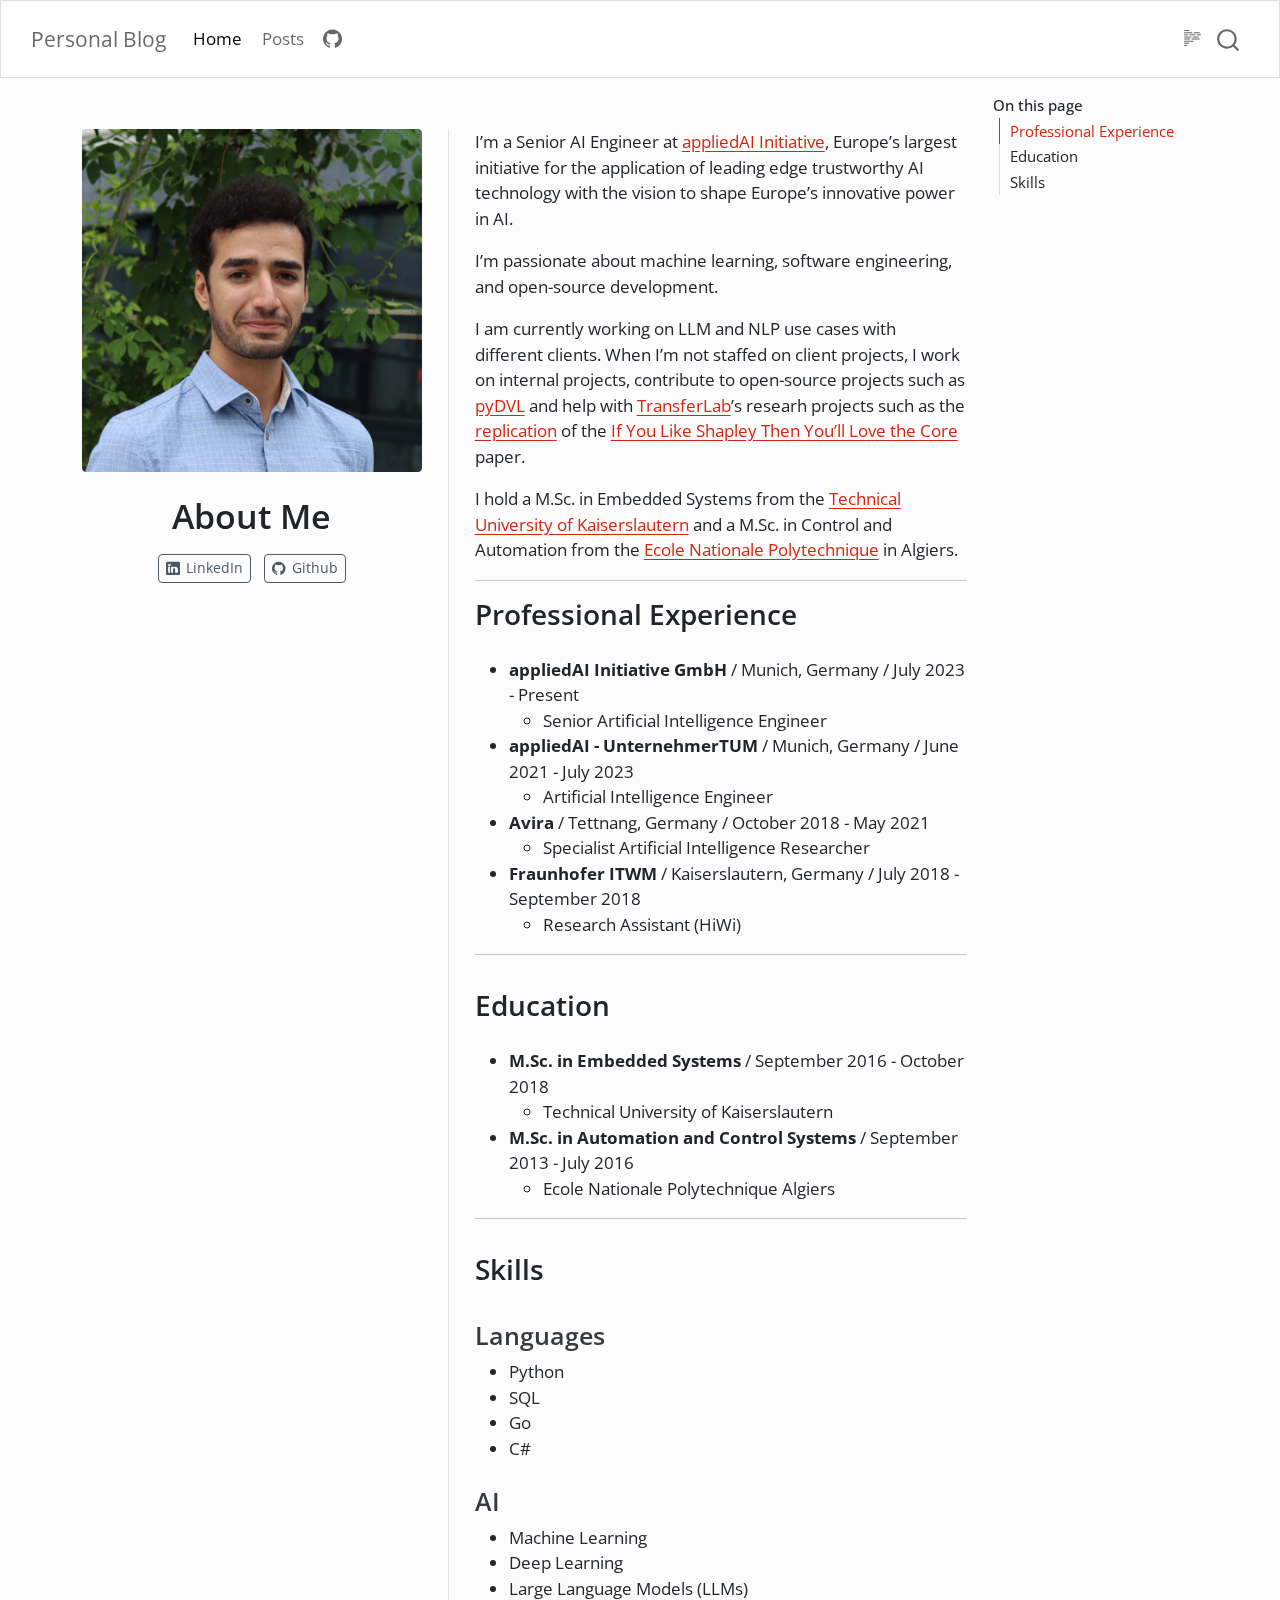
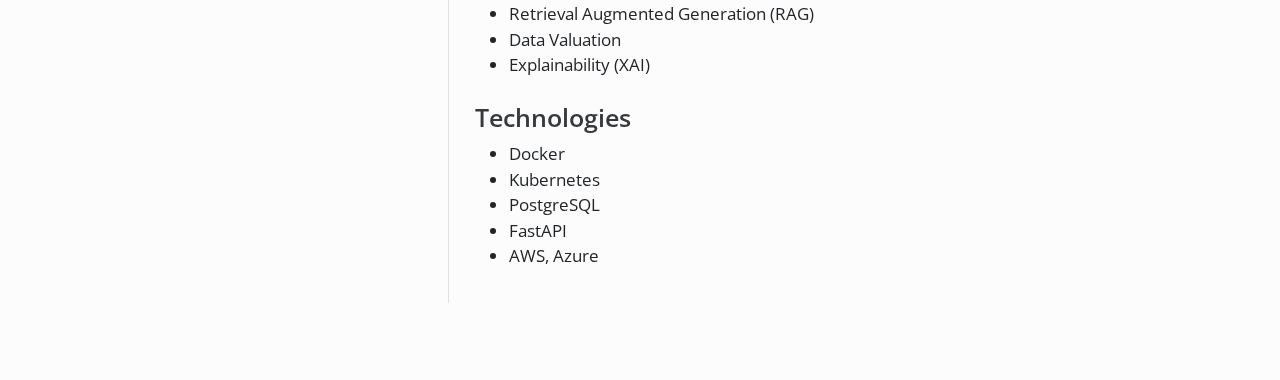
<file: index.html>
<!DOCTYPE html>
<html xmlns="http://www.w3.org/1999/xhtml" lang="en" xml:lang="en"><head>

<meta charset="utf-8">
<meta name="generator" content="quarto-1.5.56">

<meta name="viewport" content="width=device-width, initial-scale=1.0, user-scalable=yes">


<title>About Me – Personal Blog</title>
<style>
code{white-space: pre-wrap;}
span.smallcaps{font-variant: small-caps;}
div.columns{display: flex; gap: min(4vw, 1.5em);}
div.column{flex: auto; overflow-x: auto;}
div.hanging-indent{margin-left: 1.5em; text-indent: -1.5em;}
ul.task-list{list-style: none;}
ul.task-list li input[type="checkbox"] {
  width: 0.8em;
  margin: 0 0.8em 0.2em -1em; /* quarto-specific, see https://github.com/quarto-dev/quarto-cli/issues/4556 */ 
  vertical-align: middle;
}
</style>


<script src="site_libs/quarto-nav/quarto-nav.js"></script>
<script src="site_libs/quarto-nav/headroom.min.js"></script>
<script src="site_libs/clipboard/clipboard.min.js"></script>
<script src="site_libs/quarto-search/autocomplete.umd.js"></script>
<script src="site_libs/quarto-search/fuse.min.js"></script>
<script src="site_libs/quarto-search/quarto-search.js"></script>
<meta name="quarto:offset" content="./">
<script src="site_libs/quarto-html/quarto.js"></script>
<script src="site_libs/quarto-html/popper.min.js"></script>
<script src="site_libs/quarto-html/tippy.umd.min.js"></script>
<link href="site_libs/quarto-html/tippy.css" rel="stylesheet">
<link href="site_libs/quarto-html/quarto-syntax-highlighting.css" rel="stylesheet" id="quarto-text-highlighting-styles">
<script src="site_libs/bootstrap/bootstrap.min.js"></script>
<link href="site_libs/bootstrap/bootstrap-icons.css" rel="stylesheet">
<link href="site_libs/bootstrap/bootstrap.min.css" rel="stylesheet" id="quarto-bootstrap" data-mode="light">
<script id="quarto-search-options" type="application/json">{
  "location": "navbar",
  "copy-button": false,
  "collapse-after": 3,
  "panel-placement": "end",
  "type": "overlay",
  "limit": 50,
  "keyboard-shortcut": [
    "f",
    "/",
    "s"
  ],
  "show-item-context": false,
  "language": {
    "search-no-results-text": "No results",
    "search-matching-documents-text": "matching documents",
    "search-copy-link-title": "Copy link to search",
    "search-hide-matches-text": "Hide additional matches",
    "search-more-match-text": "more match in this document",
    "search-more-matches-text": "more matches in this document",
    "search-clear-button-title": "Clear",
    "search-text-placeholder": "",
    "search-detached-cancel-button-title": "Cancel",
    "search-submit-button-title": "Submit",
    "search-label": "Search"
  }
}</script>


</head>

<body class="nav-fixed">

<div id="quarto-search-results"></div>
  <header id="quarto-header" class="headroom fixed-top">
    <nav class="navbar navbar-expand-lg " data-bs-theme="dark">
      <div class="navbar-container container-fluid">
      <div class="navbar-brand-container mx-auto">
    <a class="navbar-brand" href="./index.html">
    <span class="navbar-title">Personal Blog</span>
    </a>
  </div>
            <div id="quarto-search" class="" title="Search"></div>
          <button class="navbar-toggler" type="button" data-bs-toggle="collapse" data-bs-target="#navbarCollapse" aria-controls="navbarCollapse" role="menu" aria-expanded="false" aria-label="Toggle navigation" onclick="if (window.quartoToggleHeadroom) { window.quartoToggleHeadroom(); }">
  <span class="navbar-toggler-icon"></span>
</button>
          <div class="collapse navbar-collapse" id="navbarCollapse">
            <ul class="navbar-nav navbar-nav-scroll me-auto">
  <li class="nav-item">
    <a class="nav-link active" href="./index.html" aria-current="page"> 
<span class="menu-text">Home</span></a>
  </li>  
  <li class="nav-item">
    <a class="nav-link" href="./posts/index.html"> 
<span class="menu-text">Posts</span></a>
  </li>  
  <li class="nav-item compact">
    <a class="nav-link" href="https://github.com/AnesBenmerzoug"> <i class="bi bi-github" role="img">
</i> 
<span class="menu-text"></span></a>
  </li>  
</ul>
          </div> <!-- /navcollapse -->
            <div class="quarto-navbar-tools">
  <a href="" class="quarto-reader-toggle quarto-navigation-tool px-1" onclick="window.quartoToggleReader(); return false;" title="Toggle reader mode">
  <div class="quarto-reader-toggle-btn">
  <i class="bi"></i>
  </div>
</a>
</div>
      </div> <!-- /container-fluid -->
    </nav>
</header>
<!-- content -->
<div id="quarto-content" class="quarto-container page-columns page-rows-contents page-layout-full page-navbar">
<!-- sidebar -->
<!-- margin-sidebar -->
    <div id="quarto-margin-sidebar" class="sidebar margin-sidebar">
        <nav id="TOC" role="doc-toc" class="toc-active">
    <h2 id="toc-title">On this page</h2>
  <ul>
  <li><a href="#professional-experience" id="toc-professional-experience" class="nav-link active" data-scroll-target="#professional-experience">Professional Experience</a></li>
  <li><a href="#education" id="toc-education" class="nav-link" data-scroll-target="#education">Education</a></li>
  <li><a href="#skills" id="toc-skills" class="nav-link" data-scroll-target="#skills">Skills</a>
  <ul class="collapse">
  <li><a href="#languages" id="toc-languages" class="nav-link" data-scroll-target="#languages">Languages</a></li>
  <li><a href="#ai" id="toc-ai" class="nav-link" data-scroll-target="#ai">AI</a></li>
  <li><a href="#technologies" id="toc-technologies" class="nav-link" data-scroll-target="#technologies">Technologies</a></li>
  </ul></li>
  </ul>
</nav>
    </div>
<!-- main -->
<div class="quarto-about-trestles column-page-left">
  <div class="about-entity">
    <img src="static/images/profile.jpg" class="about-image
  rounded " style="width: 20em;">
<header id="title-block-header" class="quarto-title-block default">
<div class="quarto-title">
<h1 class="title">About Me</h1>
</div>
<div class="quarto-title-meta column-page-left">
  </div>
</header>
    <div class="about-links">
  <a href="https://www.linkedin.com/in/anes-benmerzoug/" class="about-link" rel="" target="">
    <i class="bi bi-linkedin"></i>
     <span class="about-link-text">LinkedIn</span>
  </a>
  <a href="https://github.com/AnesBenmerzoug" class="about-link" rel="" target="">
    <i class="bi bi-github"></i>
     <span class="about-link-text">Github</span>
  </a>
</div>
  </div>
  <div class="about-contents"><main class="content column-page-left" id="quarto-document-content">

<p>I’m a Senior AI Engineer at <a href="https://www.appliedai.de/">appliedAI Initiative</a>, Europe’s largest initiative for the application of leading edge trustworthy AI technology with the vision to shape Europe’s innovative power in AI.</p>
<p>I’m passionate about machine learning, software engineering, and open-source development.</p>
<p>I am currently working on LLM and NLP use cases with different clients. When I’m not staffed on client projects, I work on internal projects, contribute to open-source projects such as <a href="https://github.com/aai-institute/pyDVL">pyDVL</a> and help with <a href="https://github.com/aai-institute/pyDVL">TransferLab</a>’s researh projects such as the <a href="https://github.com/ReScience/MLRC/blob/main/2022/32/article.pdf">replication</a> of the <a href="http://procaccia.info/wp-content/uploads/2020/12/core.pdf">If You Like Shapley Then You’ll Love the Core</a> paper.</p>
<p>I hold a M.Sc. in Embedded Systems from the <a href="https://www.uni-kl.de/en/home/">Technical University of Kaiserslautern</a> and a M.Sc. in Control and Automation from the <a href="http://www.enp.edu.dz/">Ecole Nationale Polytechnique</a> in Algiers.</p>
<hr>
<section id="professional-experience" class="level2">
<h2 data-anchor-id="professional-experience">Professional Experience</h2>
<ul>
<li><strong>appliedAI Initiative GmbH</strong> / Munich, Germany / July 2023 - Present
<ul>
<li>Senior Artificial Intelligence Engineer</li>
</ul></li>
<li><strong>appliedAI - UnternehmerTUM</strong> / Munich, Germany / June 2021 - July 2023
<ul>
<li>Artificial Intelligence Engineer</li>
</ul></li>
<li><strong>Avira</strong> / Tettnang, Germany / October 2018 - May 2021
<ul>
<li>Specialist Artificial Intelligence Researcher</li>
</ul></li>
<li><strong>Fraunhofer ITWM</strong> / Kaiserslautern, Germany / July 2018 - September 2018
<ul>
<li>Research Assistant (HiWi)</li>
</ul></li>
</ul>
<hr>
</section>
<section id="education" class="level2">
<h2 data-anchor-id="education">Education</h2>
<ul>
<li><strong>M.Sc. in Embedded Systems</strong> / September 2016 - October 2018
<ul>
<li>Technical University of Kaiserslautern</li>
</ul></li>
<li><strong>M.Sc. in Automation and Control Systems</strong> / September 2013 - July 2016
<ul>
<li>Ecole Nationale Polytechnique Algiers</li>
</ul></li>
</ul>
<hr>
</section>
<section id="skills" class="level2">
<h2 data-anchor-id="skills">Skills</h2>
<section id="languages" class="level3">
<h3 data-anchor-id="languages">Languages</h3>
<ul>
<li>Python</li>
<li>SQL</li>
<li>Go</li>
<li>C#</li>
</ul>
</section>
<section id="ai" class="level3">
<h3 data-anchor-id="ai">AI</h3>
<ul>
<li>Machine Learning</li>
<li>Deep Learning</li>
<li>Large Language Models (LLMs)</li>
<li>Retrieval Augmented Generation (RAG)</li>
<li>Data Valuation</li>
<li>Explainability (XAI)</li>
</ul>
</section>
<section id="technologies" class="level3">
<h3 data-anchor-id="technologies">Technologies</h3>
<ul>
<li>Docker</li>
<li>Kubernetes</li>
<li>PostgreSQL</li>
<li>FastAPI</li>
<li>AWS, Azure</li>
</ul>


</section>
</section>
</main></div>
</div>
 <!-- /main -->
<script id="quarto-html-after-body" type="application/javascript">
window.document.addEventListener("DOMContentLoaded", function (event) {
  const toggleBodyColorMode = (bsSheetEl) => {
    const mode = bsSheetEl.getAttribute("data-mode");
    const bodyEl = window.document.querySelector("body");
    if (mode === "dark") {
      bodyEl.classList.add("quarto-dark");
      bodyEl.classList.remove("quarto-light");
    } else {
      bodyEl.classList.add("quarto-light");
      bodyEl.classList.remove("quarto-dark");
    }
  }
  const toggleBodyColorPrimary = () => {
    const bsSheetEl = window.document.querySelector("link#quarto-bootstrap");
    if (bsSheetEl) {
      toggleBodyColorMode(bsSheetEl);
    }
  }
  toggleBodyColorPrimary();  
  const isCodeAnnotation = (el) => {
    for (const clz of el.classList) {
      if (clz.startsWith('code-annotation-')) {                     
        return true;
      }
    }
    return false;
  }
  const onCopySuccess = function(e) {
    // button target
    const button = e.trigger;
    // don't keep focus
    button.blur();
    // flash "checked"
    button.classList.add('code-copy-button-checked');
    var currentTitle = button.getAttribute("title");
    button.setAttribute("title", "Copied!");
    let tooltip;
    if (window.bootstrap) {
      button.setAttribute("data-bs-toggle", "tooltip");
      button.setAttribute("data-bs-placement", "left");
      button.setAttribute("data-bs-title", "Copied!");
      tooltip = new bootstrap.Tooltip(button, 
        { trigger: "manual", 
          customClass: "code-copy-button-tooltip",
          offset: [0, -8]});
      tooltip.show();    
    }
    setTimeout(function() {
      if (tooltip) {
        tooltip.hide();
        button.removeAttribute("data-bs-title");
        button.removeAttribute("data-bs-toggle");
        button.removeAttribute("data-bs-placement");
      }
      button.setAttribute("title", currentTitle);
      button.classList.remove('code-copy-button-checked');
    }, 1000);
    // clear code selection
    e.clearSelection();
  }
  const getTextToCopy = function(trigger) {
      const codeEl = trigger.previousElementSibling.cloneNode(true);
      for (const childEl of codeEl.children) {
        if (isCodeAnnotation(childEl)) {
          childEl.remove();
        }
      }
      return codeEl.innerText;
  }
  const clipboard = new window.ClipboardJS('.code-copy-button:not([data-in-quarto-modal])', {
    text: getTextToCopy
  });
  clipboard.on('success', onCopySuccess);
  if (window.document.getElementById('quarto-embedded-source-code-modal')) {
    // For code content inside modals, clipBoardJS needs to be initialized with a container option
    // TODO: Check when it could be a function (https://github.com/zenorocha/clipboard.js/issues/860)
    const clipboardModal = new window.ClipboardJS('.code-copy-button[data-in-quarto-modal]', {
      text: getTextToCopy,
      container: window.document.getElementById('quarto-embedded-source-code-modal')
    });
    clipboardModal.on('success', onCopySuccess);
  }
    var localhostRegex = new RegExp(/^(?:http|https):\/\/localhost\:?[0-9]*\//);
    var mailtoRegex = new RegExp(/^mailto:/);
      var filterRegex = new RegExp("https:\/\/AnesBenmerzoug\.github\.io");
    var isInternal = (href) => {
        return filterRegex.test(href) || localhostRegex.test(href) || mailtoRegex.test(href);
    }
    // Inspect non-navigation links and adorn them if external
 	var links = window.document.querySelectorAll('a[href]:not(.nav-link):not(.navbar-brand):not(.toc-action):not(.sidebar-link):not(.sidebar-item-toggle):not(.pagination-link):not(.no-external):not([aria-hidden]):not(.dropdown-item):not(.quarto-navigation-tool):not(.about-link)');
    for (var i=0; i<links.length; i++) {
      const link = links[i];
      if (!isInternal(link.href)) {
        // undo the damage that might have been done by quarto-nav.js in the case of
        // links that we want to consider external
        if (link.dataset.originalHref !== undefined) {
          link.href = link.dataset.originalHref;
        }
      }
    }
  function tippyHover(el, contentFn, onTriggerFn, onUntriggerFn) {
    const config = {
      allowHTML: true,
      maxWidth: 500,
      delay: 100,
      arrow: false,
      appendTo: function(el) {
          return el.parentElement;
      },
      interactive: true,
      interactiveBorder: 10,
      theme: 'quarto',
      placement: 'bottom-start',
    };
    if (contentFn) {
      config.content = contentFn;
    }
    if (onTriggerFn) {
      config.onTrigger = onTriggerFn;
    }
    if (onUntriggerFn) {
      config.onUntrigger = onUntriggerFn;
    }
    window.tippy(el, config); 
  }
  const noterefs = window.document.querySelectorAll('a[role="doc-noteref"]');
  for (var i=0; i<noterefs.length; i++) {
    const ref = noterefs[i];
    tippyHover(ref, function() {
      // use id or data attribute instead here
      let href = ref.getAttribute('data-footnote-href') || ref.getAttribute('href');
      try { href = new URL(href).hash; } catch {}
      const id = href.replace(/^#\/?/, "");
      const note = window.document.getElementById(id);
      if (note) {
        return note.innerHTML;
      } else {
        return "";
      }
    });
  }
  const xrefs = window.document.querySelectorAll('a.quarto-xref');
  const processXRef = (id, note) => {
    // Strip column container classes
    const stripColumnClz = (el) => {
      el.classList.remove("page-full", "page-columns");
      if (el.children) {
        for (const child of el.children) {
          stripColumnClz(child);
        }
      }
    }
    stripColumnClz(note)
    if (id === null || id.startsWith('sec-')) {
      // Special case sections, only their first couple elements
      const container = document.createElement("div");
      if (note.children && note.children.length > 2) {
        container.appendChild(note.children[0].cloneNode(true));
        for (let i = 1; i < note.children.length; i++) {
          const child = note.children[i];
          if (child.tagName === "P" && child.innerText === "") {
            continue;
          } else {
            container.appendChild(child.cloneNode(true));
            break;
          }
        }
        if (window.Quarto?.typesetMath) {
          window.Quarto.typesetMath(container);
        }
        return container.innerHTML
      } else {
        if (window.Quarto?.typesetMath) {
          window.Quarto.typesetMath(note);
        }
        return note.innerHTML;
      }
    } else {
      // Remove any anchor links if they are present
      const anchorLink = note.querySelector('a.anchorjs-link');
      if (anchorLink) {
        anchorLink.remove();
      }
      if (window.Quarto?.typesetMath) {
        window.Quarto.typesetMath(note);
      }
      // TODO in 1.5, we should make sure this works without a callout special case
      if (note.classList.contains("callout")) {
        return note.outerHTML;
      } else {
        return note.innerHTML;
      }
    }
  }
  for (var i=0; i<xrefs.length; i++) {
    const xref = xrefs[i];
    tippyHover(xref, undefined, function(instance) {
      instance.disable();
      let url = xref.getAttribute('href');
      let hash = undefined; 
      if (url.startsWith('#')) {
        hash = url;
      } else {
        try { hash = new URL(url).hash; } catch {}
      }
      if (hash) {
        const id = hash.replace(/^#\/?/, "");
        const note = window.document.getElementById(id);
        if (note !== null) {
          try {
            const html = processXRef(id, note.cloneNode(true));
            instance.setContent(html);
          } finally {
            instance.enable();
            instance.show();
          }
        } else {
          // See if we can fetch this
          fetch(url.split('#')[0])
          .then(res => res.text())
          .then(html => {
            const parser = new DOMParser();
            const htmlDoc = parser.parseFromString(html, "text/html");
            const note = htmlDoc.getElementById(id);
            if (note !== null) {
              const html = processXRef(id, note);
              instance.setContent(html);
            } 
          }).finally(() => {
            instance.enable();
            instance.show();
          });
        }
      } else {
        // See if we can fetch a full url (with no hash to target)
        // This is a special case and we should probably do some content thinning / targeting
        fetch(url)
        .then(res => res.text())
        .then(html => {
          const parser = new DOMParser();
          const htmlDoc = parser.parseFromString(html, "text/html");
          const note = htmlDoc.querySelector('main.content');
          if (note !== null) {
            // This should only happen for chapter cross references
            // (since there is no id in the URL)
            // remove the first header
            if (note.children.length > 0 && note.children[0].tagName === "HEADER") {
              note.children[0].remove();
            }
            const html = processXRef(null, note);
            instance.setContent(html);
          } 
        }).finally(() => {
          instance.enable();
          instance.show();
        });
      }
    }, function(instance) {
    });
  }
      let selectedAnnoteEl;
      const selectorForAnnotation = ( cell, annotation) => {
        let cellAttr = 'data-code-cell="' + cell + '"';
        let lineAttr = 'data-code-annotation="' +  annotation + '"';
        const selector = 'span[' + cellAttr + '][' + lineAttr + ']';
        return selector;
      }
      const selectCodeLines = (annoteEl) => {
        const doc = window.document;
        const targetCell = annoteEl.getAttribute("data-target-cell");
        const targetAnnotation = annoteEl.getAttribute("data-target-annotation");
        const annoteSpan = window.document.querySelector(selectorForAnnotation(targetCell, targetAnnotation));
        const lines = annoteSpan.getAttribute("data-code-lines").split(",");
        const lineIds = lines.map((line) => {
          return targetCell + "-" + line;
        })
        let top = null;
        let height = null;
        let parent = null;
        if (lineIds.length > 0) {
            //compute the position of the single el (top and bottom and make a div)
            const el = window.document.getElementById(lineIds[0]);
            top = el.offsetTop;
            height = el.offsetHeight;
            parent = el.parentElement.parentElement;
          if (lineIds.length > 1) {
            const lastEl = window.document.getElementById(lineIds[lineIds.length - 1]);
            const bottom = lastEl.offsetTop + lastEl.offsetHeight;
            height = bottom - top;
          }
          if (top !== null && height !== null && parent !== null) {
            // cook up a div (if necessary) and position it 
            let div = window.document.getElementById("code-annotation-line-highlight");
            if (div === null) {
              div = window.document.createElement("div");
              div.setAttribute("id", "code-annotation-line-highlight");
              div.style.position = 'absolute';
              parent.appendChild(div);
            }
            div.style.top = top - 2 + "px";
            div.style.height = height + 4 + "px";
            div.style.left = 0;
            let gutterDiv = window.document.getElementById("code-annotation-line-highlight-gutter");
            if (gutterDiv === null) {
              gutterDiv = window.document.createElement("div");
              gutterDiv.setAttribute("id", "code-annotation-line-highlight-gutter");
              gutterDiv.style.position = 'absolute';
              const codeCell = window.document.getElementById(targetCell);
              const gutter = codeCell.querySelector('.code-annotation-gutter');
              gutter.appendChild(gutterDiv);
            }
            gutterDiv.style.top = top - 2 + "px";
            gutterDiv.style.height = height + 4 + "px";
          }
          selectedAnnoteEl = annoteEl;
        }
      };
      const unselectCodeLines = () => {
        const elementsIds = ["code-annotation-line-highlight", "code-annotation-line-highlight-gutter"];
        elementsIds.forEach((elId) => {
          const div = window.document.getElementById(elId);
          if (div) {
            div.remove();
          }
        });
        selectedAnnoteEl = undefined;
      };
        // Handle positioning of the toggle
    window.addEventListener(
      "resize",
      throttle(() => {
        elRect = undefined;
        if (selectedAnnoteEl) {
          selectCodeLines(selectedAnnoteEl);
        }
      }, 10)
    );
    function throttle(fn, ms) {
    let throttle = false;
    let timer;
      return (...args) => {
        if(!throttle) { // first call gets through
            fn.apply(this, args);
            throttle = true;
        } else { // all the others get throttled
            if(timer) clearTimeout(timer); // cancel #2
            timer = setTimeout(() => {
              fn.apply(this, args);
              timer = throttle = false;
            }, ms);
        }
      };
    }
      // Attach click handler to the DT
      const annoteDls = window.document.querySelectorAll('dt[data-target-cell]');
      for (const annoteDlNode of annoteDls) {
        annoteDlNode.addEventListener('click', (event) => {
          const clickedEl = event.target;
          if (clickedEl !== selectedAnnoteEl) {
            unselectCodeLines();
            const activeEl = window.document.querySelector('dt[data-target-cell].code-annotation-active');
            if (activeEl) {
              activeEl.classList.remove('code-annotation-active');
            }
            selectCodeLines(clickedEl);
            clickedEl.classList.add('code-annotation-active');
          } else {
            // Unselect the line
            unselectCodeLines();
            clickedEl.classList.remove('code-annotation-active');
          }
        });
      }
  const findCites = (el) => {
    const parentEl = el.parentElement;
    if (parentEl) {
      const cites = parentEl.dataset.cites;
      if (cites) {
        return {
          el,
          cites: cites.split(' ')
        };
      } else {
        return findCites(el.parentElement)
      }
    } else {
      return undefined;
    }
  };
  var bibliorefs = window.document.querySelectorAll('a[role="doc-biblioref"]');
  for (var i=0; i<bibliorefs.length; i++) {
    const ref = bibliorefs[i];
    const citeInfo = findCites(ref);
    if (citeInfo) {
      tippyHover(citeInfo.el, function() {
        var popup = window.document.createElement('div');
        citeInfo.cites.forEach(function(cite) {
          var citeDiv = window.document.createElement('div');
          citeDiv.classList.add('hanging-indent');
          citeDiv.classList.add('csl-entry');
          var biblioDiv = window.document.getElementById('ref-' + cite);
          if (biblioDiv) {
            citeDiv.innerHTML = biblioDiv.innerHTML;
          }
          popup.appendChild(citeDiv);
        });
        return popup.innerHTML;
      });
    }
  }
});
</script>
</div> <!-- /content -->




</body></html>
</file>
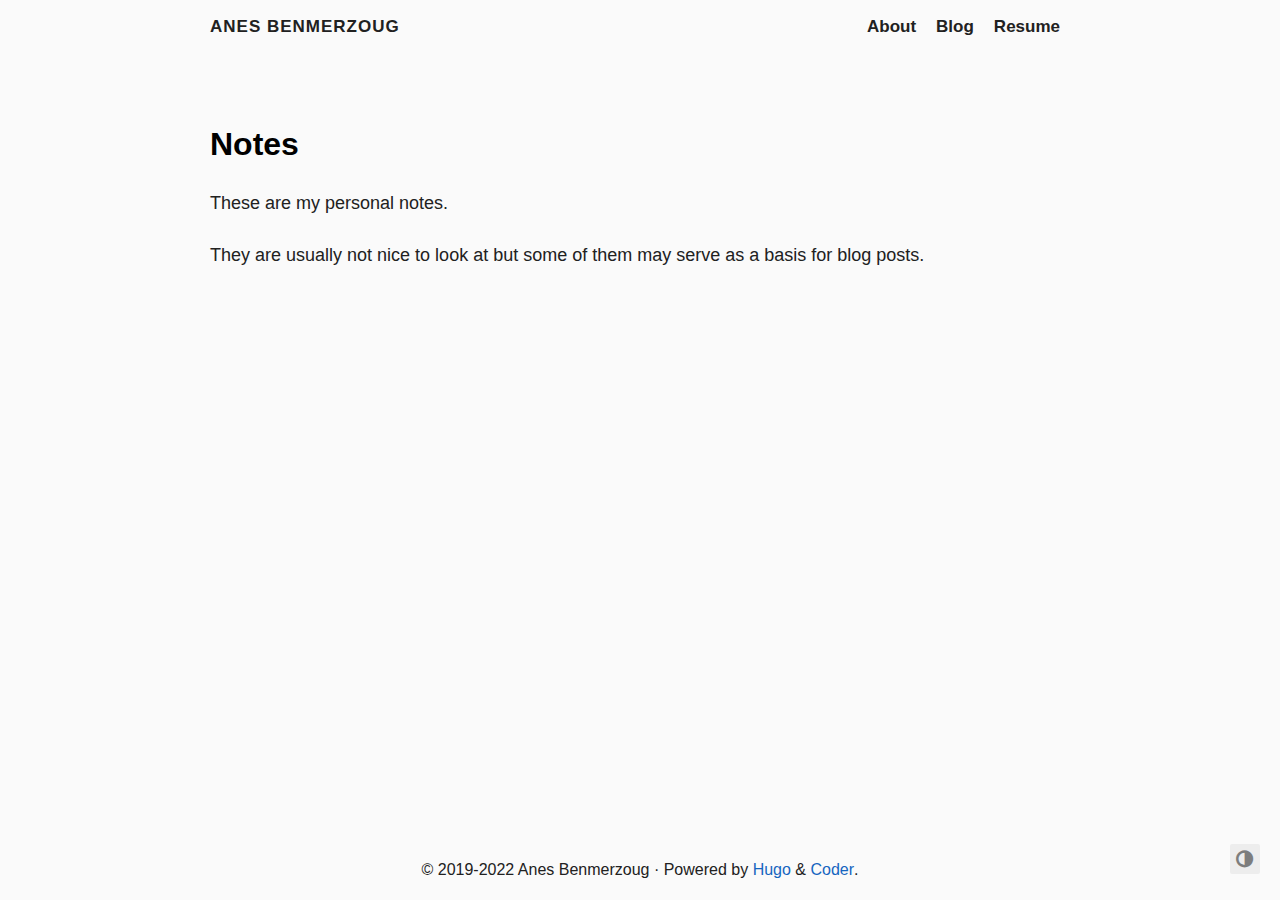
<file: notes/index.html>
<!doctype html><html lang=en><head><meta charset=utf-8><meta name=viewport content="width=device-width,initial-scale=1"><meta http-equiv=content-language content="en"><meta name=color-scheme content="light dark"><meta name=author content="Anes Benmerzoug"><meta name=description content="These are my personal notes.
They are usually not nice to look at but some of them may serve as a basis for blog posts."><meta name=keywords content="blog,notes,personal,resume,developer"><meta name=twitter:card content="summary"><meta name=twitter:title content="Notes"><meta name=twitter:description content="Anes Benmerzoug's personal website"><meta property="og:title" content="Notes"><meta property="og:description" content="Anes Benmerzoug's personal website"><meta property="og:type" content="website"><meta property="og:url" content="https://anesbenmerzoug.github.io/notes/"><meta property="og:updated_time" content="2021-12-12T00:00:00+00:00"><title>Notes · Anes Benmerzoug</title><link rel=canonical href=https://anesbenmerzoug.github.io/notes/><link rel=preload href="../fonts/forkawesome-webfont.woff2?v=1.2.0" as=font type=font/woff2 crossorigin><link rel=stylesheet href=../css/coder.min.843ee18d510f7cb1bb49110db117b99ea65489c095d620a5d79ea71693478e77.css integrity="sha256-hD7hjVEPfLG7SRENsRe5nqZUicCV1iCl156nFpNHjnc=" crossorigin=anonymous media=screen><link rel=stylesheet href=../css/coder-dark.min.ccbbada2e264e4fdbf9b2181cccc2cdb289a63dc9520a1e96ac2b9a45778df29.css integrity="sha256-zLutouJk5P2/myGBzMws2yiaY9yVIKHpasK5pFd43yk=" crossorigin=anonymous media=screen><link rel=icon type=image/png href=../images/favicon-32x32.png sizes=32x32><link rel=icon type=image/png href=../images/favicon-16x16.png sizes=16x16><link rel=apple-touch-icon href=../images/apple-touch-icon.png><link rel=apple-touch-icon sizes=180x180 href=../images/apple-touch-icon.png><link rel=alternate type=application/rss+xml href=../notes/index.xml title="Anes Benmerzoug"><meta name=generator content="Hugo 0.80.0"></head><body class="preload-transitions colorscheme-auto"><div class=float-container><a id=dark-mode-toggle class=colorscheme-toggle><i class="fa fa-adjust fa-fw" aria-hidden=true></i></a></div><main class=wrapper><nav class=navigation><section class=container><a class=navigation-title href=../>Anes Benmerzoug</a>
<input type=checkbox id=menu-toggle>
<label class="menu-button float-right" for=menu-toggle><i class="fa fa-bars fa-fw" aria-hidden=true></i></label><ul class=navigation-list><li class=navigation-item><a class=navigation-link href=../about/>About</a></li><li class=navigation-item><a class=navigation-link href=../posts/>Blog</a></li><li class=navigation-item><a class=navigation-link href=../resume/>Resume</a></li></ul></section></nav><div class=content><section class="container list"><h1 class=title><a class=title-link href=https://anesbenmerzoug.github.io/notes/>Notes</a></h1><p>These are my personal notes.</p><p>They are usually not nice to look at but some of them may serve as a basis for blog posts.</p><ul></ul></section></div><footer class=footer><section class=container><p></p>© 2019-2022 Anes Benmerzoug
·
Powered by <a href=https://gohugo.io/>Hugo</a> & <a href=https://github.com/luizdepra/hugo-coder/>Coder</a>.</section></footer></main><script src=../js/coder.min.a350362441276ec5c1671926420497bb8e52b63ead1d51d3c9bc4342d0039526.js integrity="sha256-o1A2JEEnbsXBZxkmQgSXu45Stj6tHVHTybxDQtADlSY="></script></body></html>
</file>
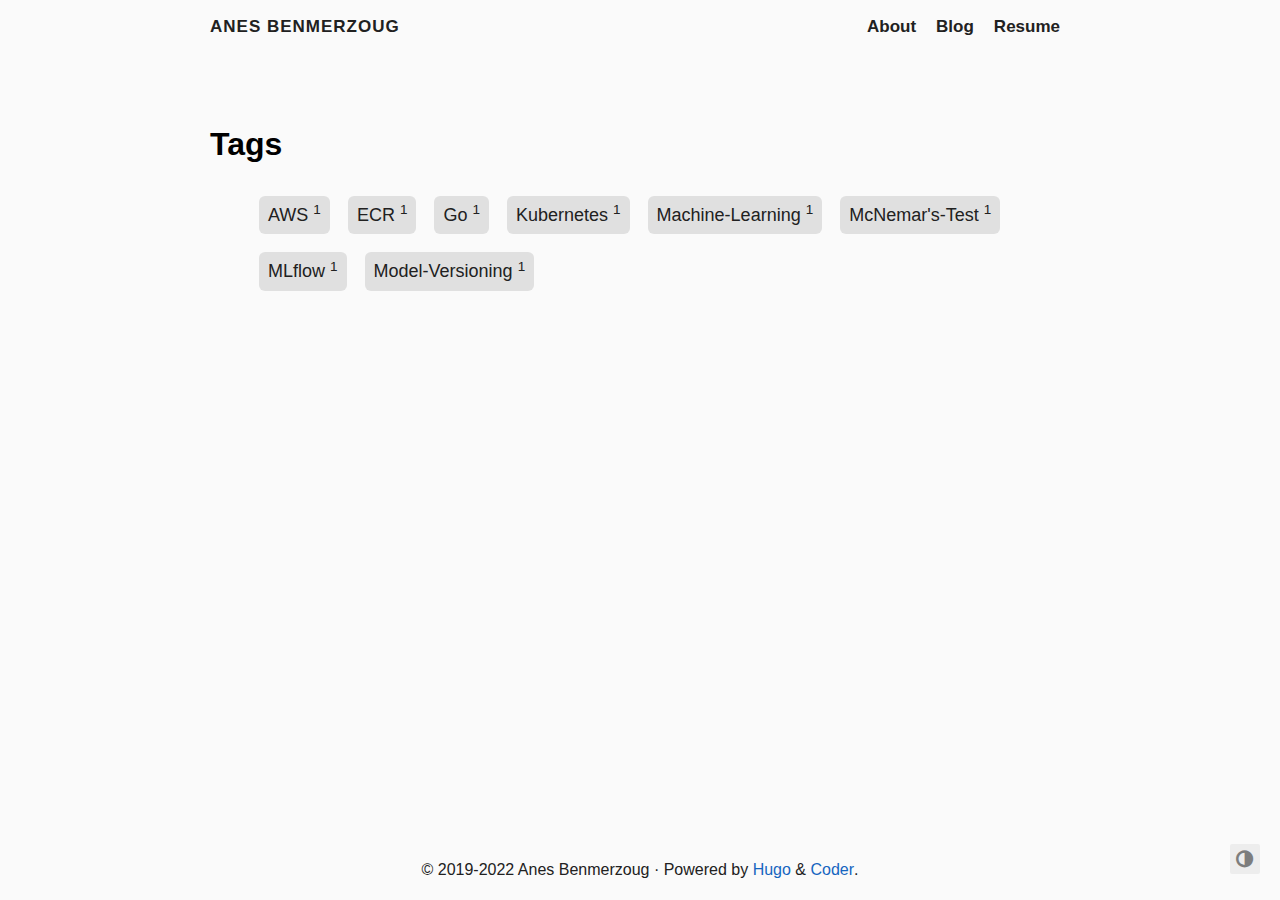
<file: tags/index.html>
<!doctype html><html lang=en><head><meta charset=utf-8><meta name=viewport content="width=device-width,initial-scale=1"><meta http-equiv=content-language content="en"><meta name=color-scheme content="light dark"><meta name=author content="Anes Benmerzoug"><meta name=description content="Anes Benmerzoug's personal website"><meta name=keywords content="blog,notes,personal,resume,developer"><meta name=twitter:card content="summary"><meta name=twitter:title content="Tags"><meta name=twitter:description content="Anes Benmerzoug's personal website"><meta property="og:title" content="Tags"><meta property="og:description" content="Anes Benmerzoug's personal website"><meta property="og:type" content="website"><meta property="og:url" content="https://anesbenmerzoug.github.io/tags/"><meta property="og:updated_time" content="2020-07-28T00:00:00+00:00"><title>Tags · Anes Benmerzoug</title><link rel=canonical href=https://anesbenmerzoug.github.io/tags/><link rel=preload href="../fonts/forkawesome-webfont.woff2?v=1.2.0" as=font type=font/woff2 crossorigin><link rel=stylesheet href=../css/coder.min.843ee18d510f7cb1bb49110db117b99ea65489c095d620a5d79ea71693478e77.css integrity="sha256-hD7hjVEPfLG7SRENsRe5nqZUicCV1iCl156nFpNHjnc=" crossorigin=anonymous media=screen><link rel=stylesheet href=../css/coder-dark.min.ccbbada2e264e4fdbf9b2181cccc2cdb289a63dc9520a1e96ac2b9a45778df29.css integrity="sha256-zLutouJk5P2/myGBzMws2yiaY9yVIKHpasK5pFd43yk=" crossorigin=anonymous media=screen><link rel=icon type=image/png href=../images/favicon-32x32.png sizes=32x32><link rel=icon type=image/png href=../images/favicon-16x16.png sizes=16x16><link rel=apple-touch-icon href=../images/apple-touch-icon.png><link rel=apple-touch-icon sizes=180x180 href=../images/apple-touch-icon.png><link rel=alternate type=application/rss+xml href=../tags/index.xml title="Anes Benmerzoug"><meta name=generator content="Hugo 0.80.0"></head><body class="preload-transitions colorscheme-auto"><div class=float-container><a id=dark-mode-toggle class=colorscheme-toggle><i class="fa fa-adjust fa-fw" aria-hidden=true></i></a></div><main class=wrapper><nav class=navigation><section class=container><a class=navigation-title href=../>Anes Benmerzoug</a>
<input type=checkbox id=menu-toggle>
<label class="menu-button float-right" for=menu-toggle><i class="fa fa-bars fa-fw" aria-hidden=true></i></label><ul class=navigation-list><li class=navigation-item><a class=navigation-link href=../about/>About</a></li><li class=navigation-item><a class=navigation-link href=../posts/>Blog</a></li><li class=navigation-item><a class=navigation-link href=../resume/>Resume</a></li></ul></section></nav><div class=content><section class="container taxonomy"><h1 class=title><a class=title-link href=https://anesbenmerzoug.github.io/tags/>Tags</a></h1><ul><li><span class=taxonomy-element><a href=https://anesbenmerzoug.github.io/tags/aws/>AWS</a>
<sup>1</sup></span></li><li><span class=taxonomy-element><a href=https://anesbenmerzoug.github.io/tags/ecr/>ECR</a>
<sup>1</sup></span></li><li><span class=taxonomy-element><a href=https://anesbenmerzoug.github.io/tags/go/>Go</a>
<sup>1</sup></span></li><li><span class=taxonomy-element><a href=https://anesbenmerzoug.github.io/tags/kubernetes/>Kubernetes</a>
<sup>1</sup></span></li><li><span class=taxonomy-element><a href=https://anesbenmerzoug.github.io/tags/machine-learning/>Machine-Learning</a>
<sup>1</sup></span></li><li><span class=taxonomy-element><a href=https://anesbenmerzoug.github.io/tags/mcnemars-test/>McNemar's-Test</a>
<sup>1</sup></span></li><li><span class=taxonomy-element><a href=https://anesbenmerzoug.github.io/tags/mlflow/>MLflow</a>
<sup>1</sup></span></li><li><span class=taxonomy-element><a href=https://anesbenmerzoug.github.io/tags/model-versioning/>Model-Versioning</a>
<sup>1</sup></span></li></ul></section></div><footer class=footer><section class=container><p></p>© 2019-2022 Anes Benmerzoug
·
Powered by <a href=https://gohugo.io/>Hugo</a> & <a href=https://github.com/luizdepra/hugo-coder/>Coder</a>.</section></footer></main><script src=../js/coder.min.a350362441276ec5c1671926420497bb8e52b63ead1d51d3c9bc4342d0039526.js integrity="sha256-o1A2JEEnbsXBZxkmQgSXu45Stj6tHVHTybxDQtADlSY="></script></body></html>
</file>
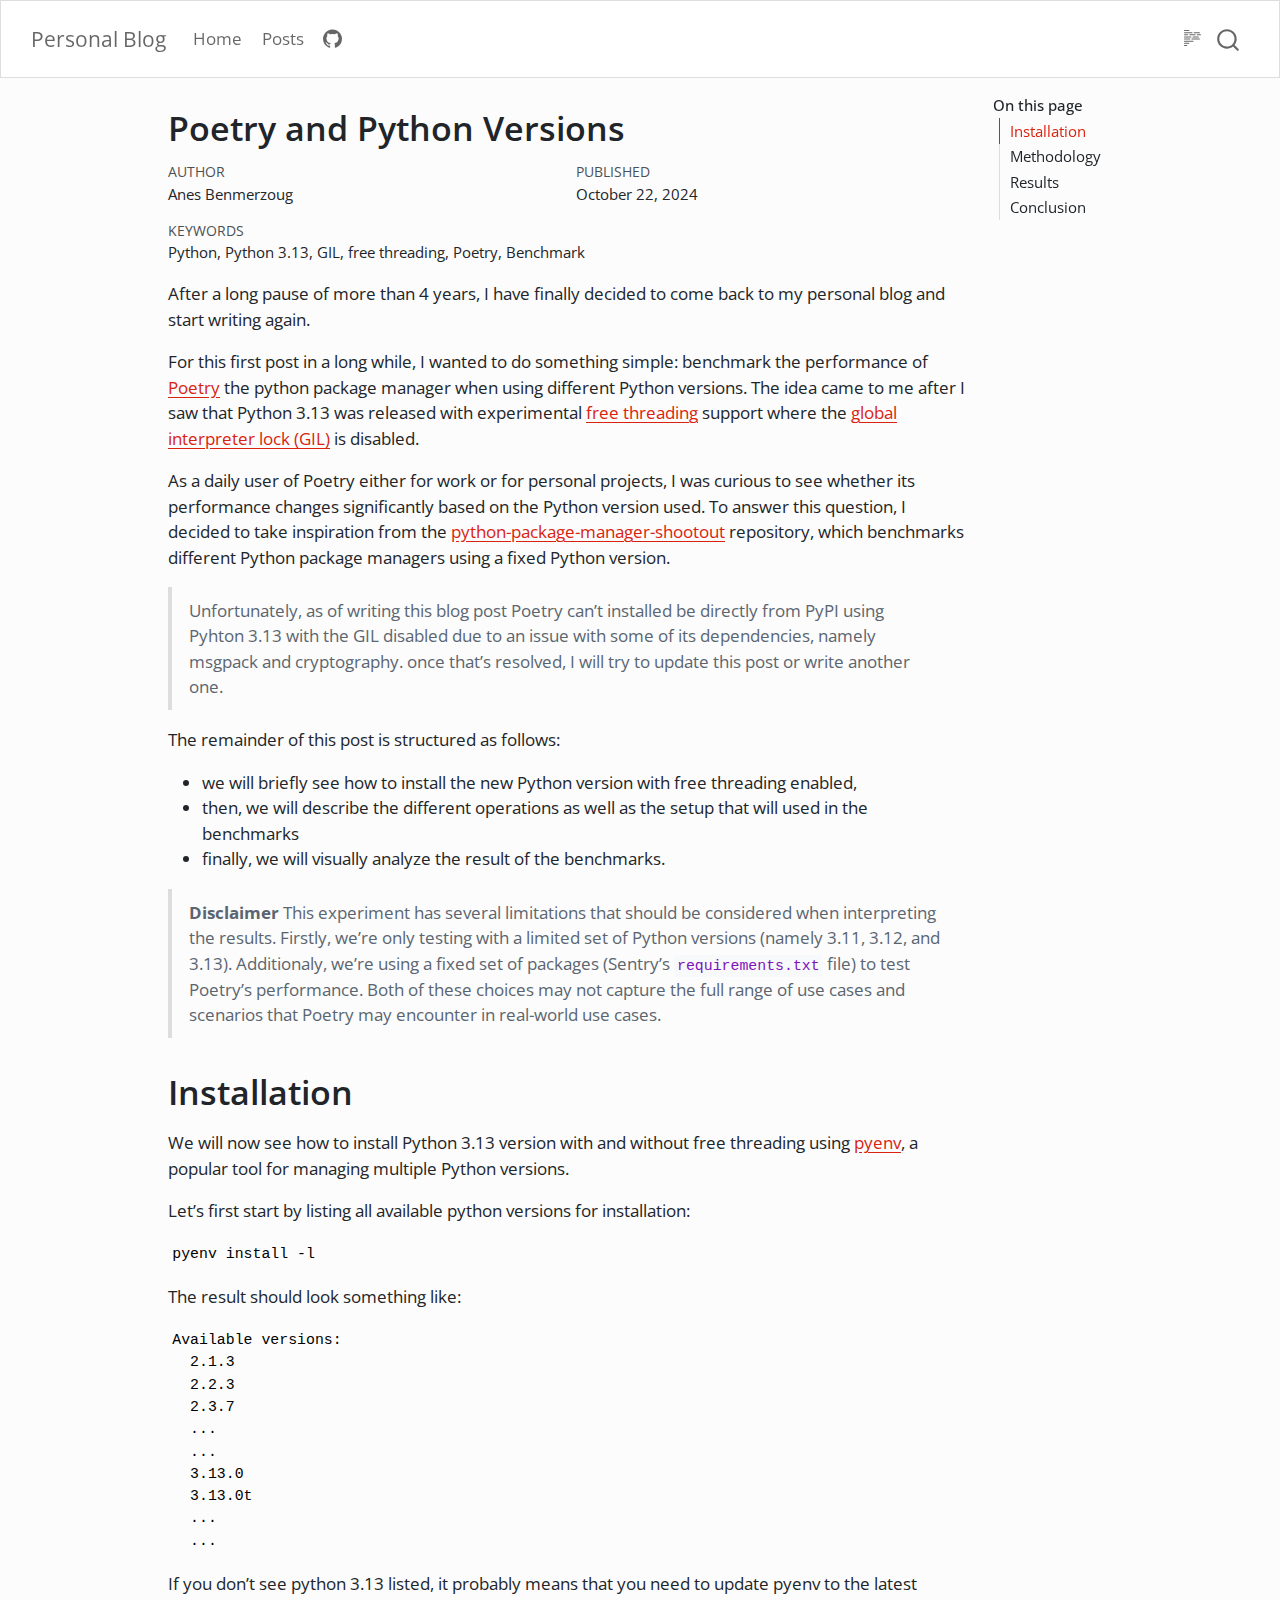
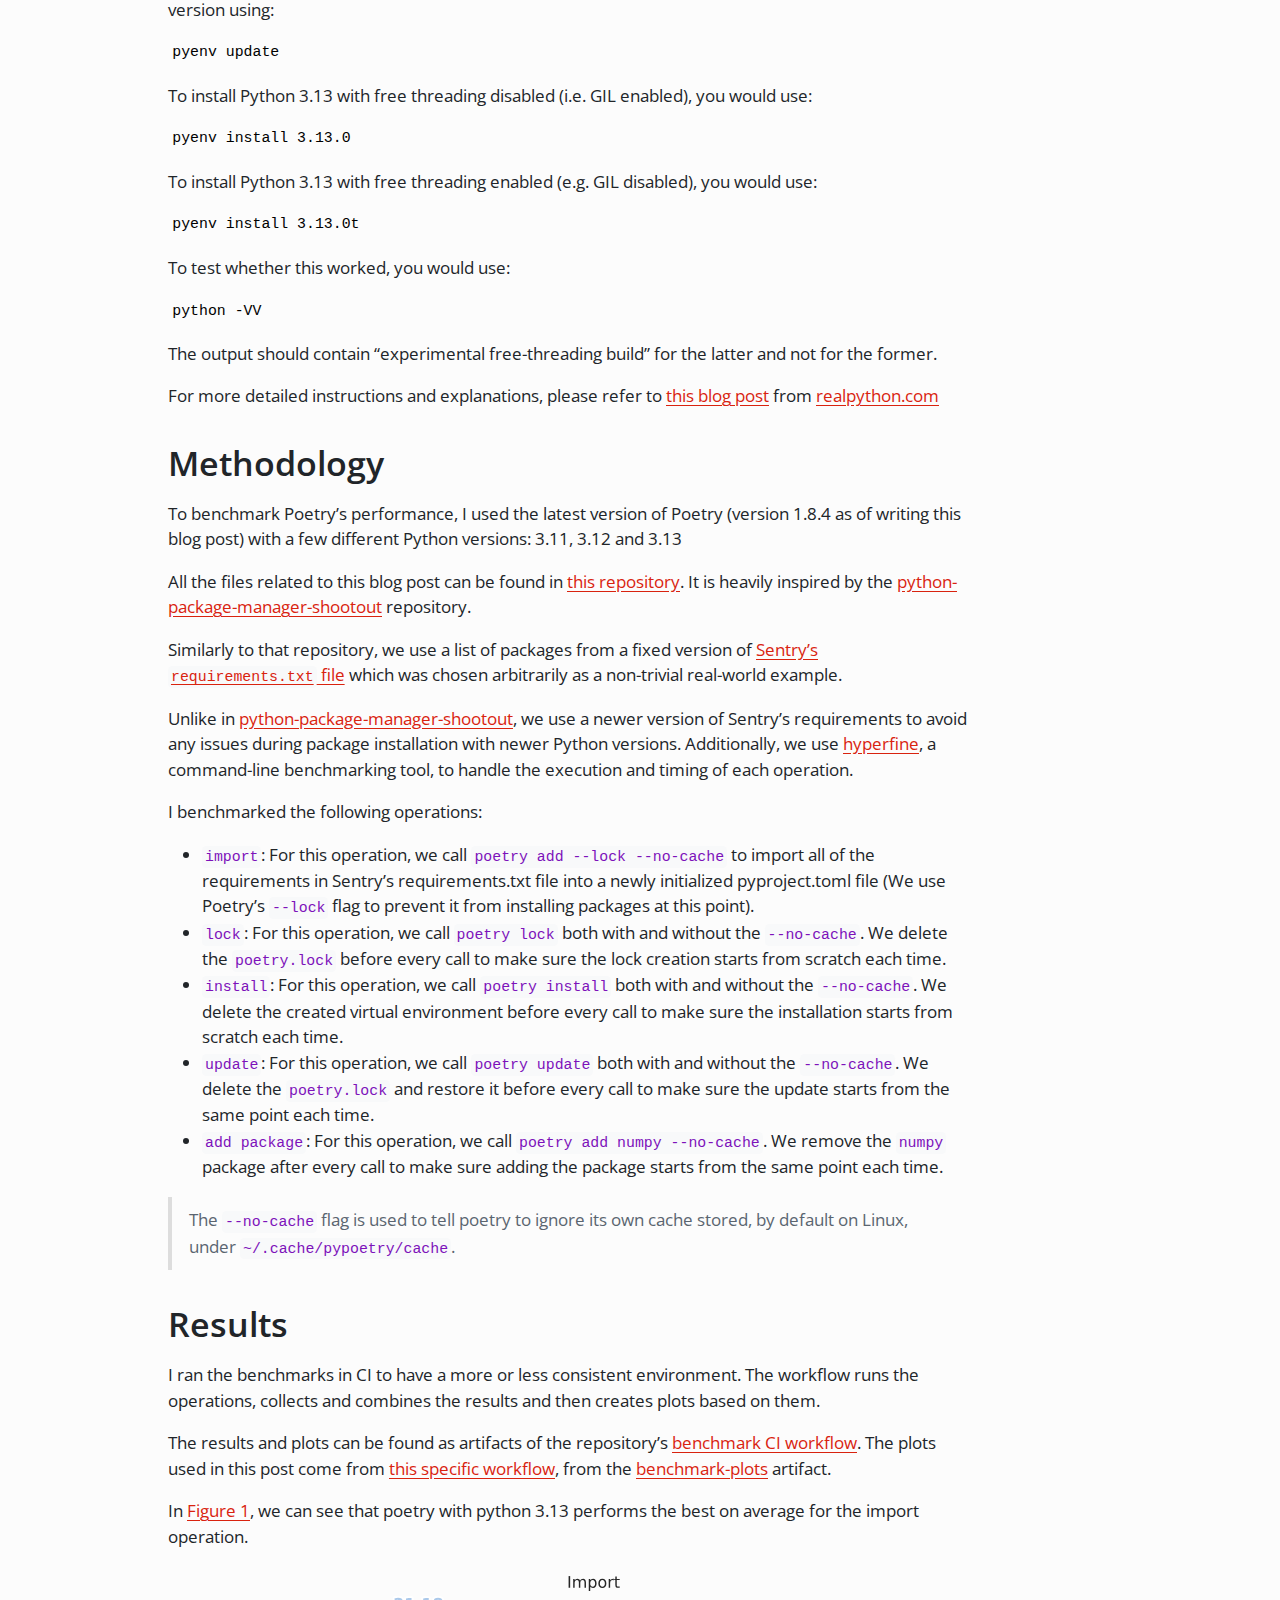
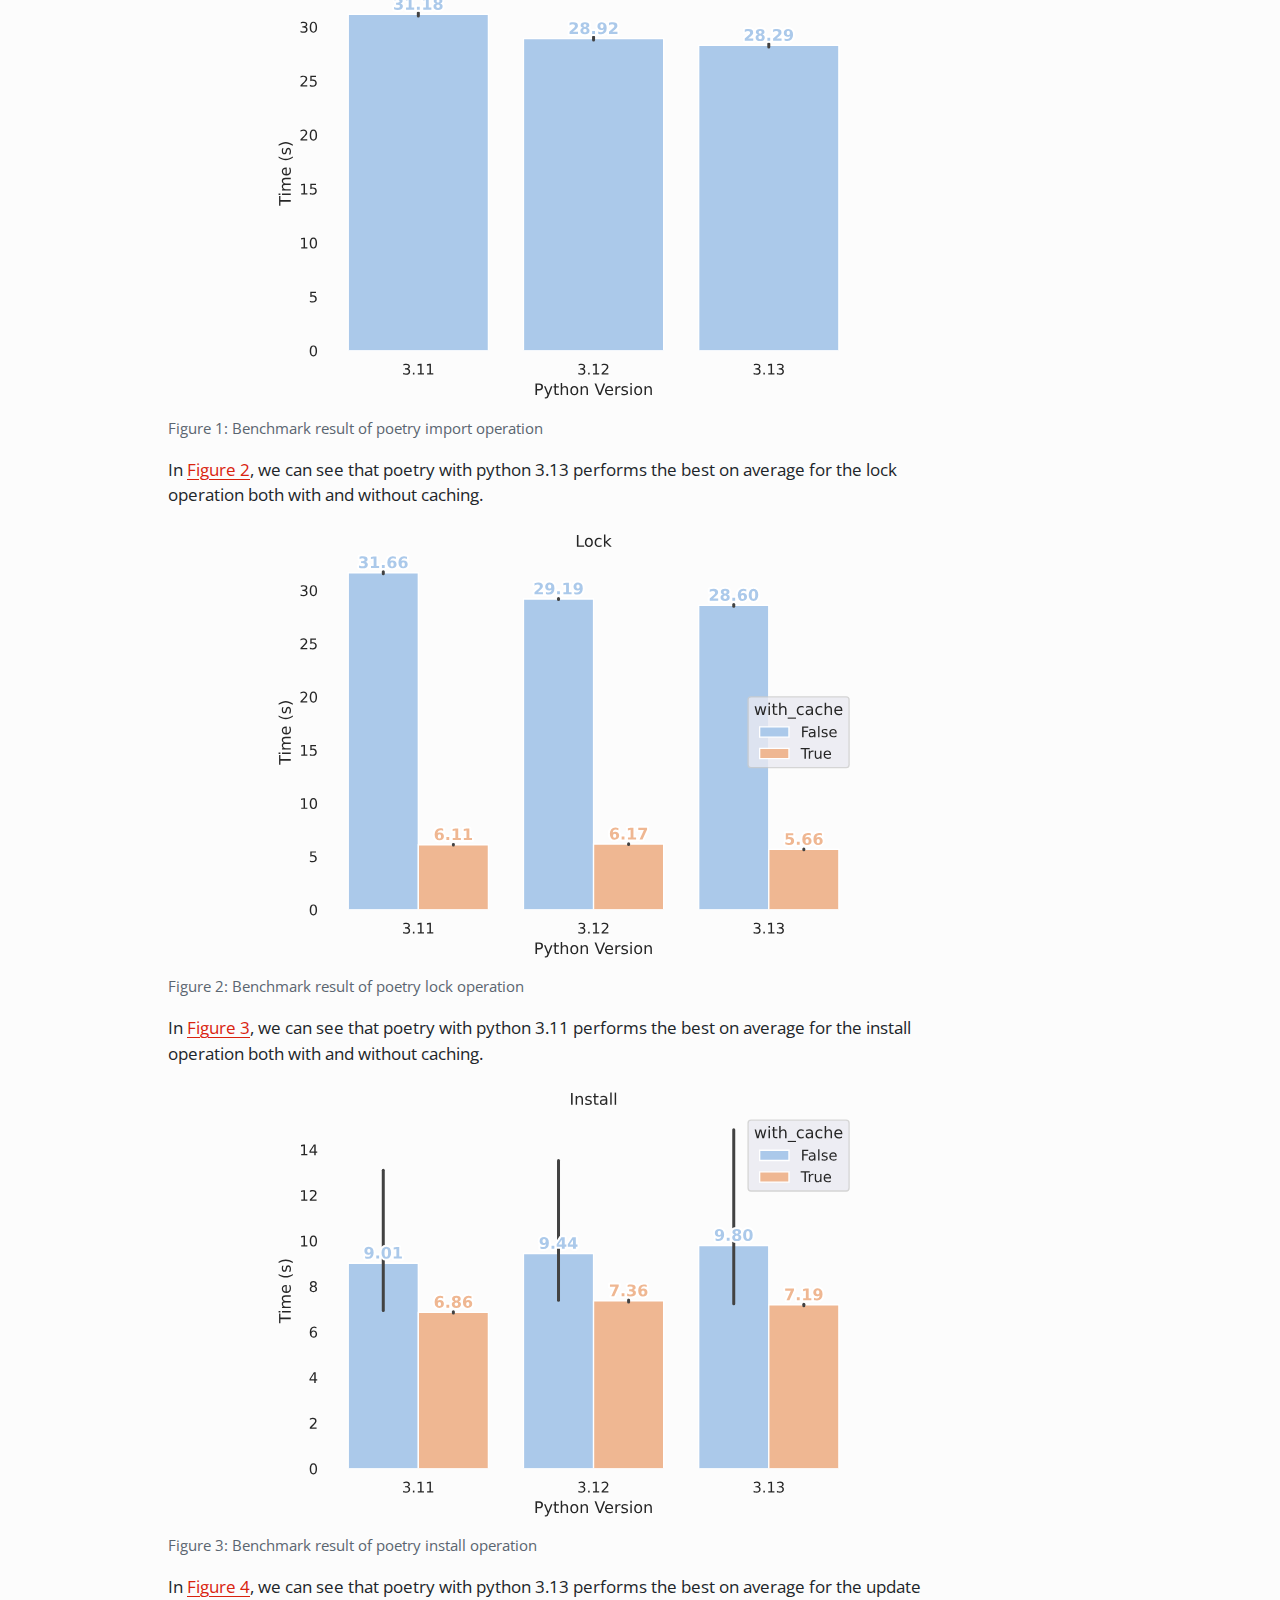
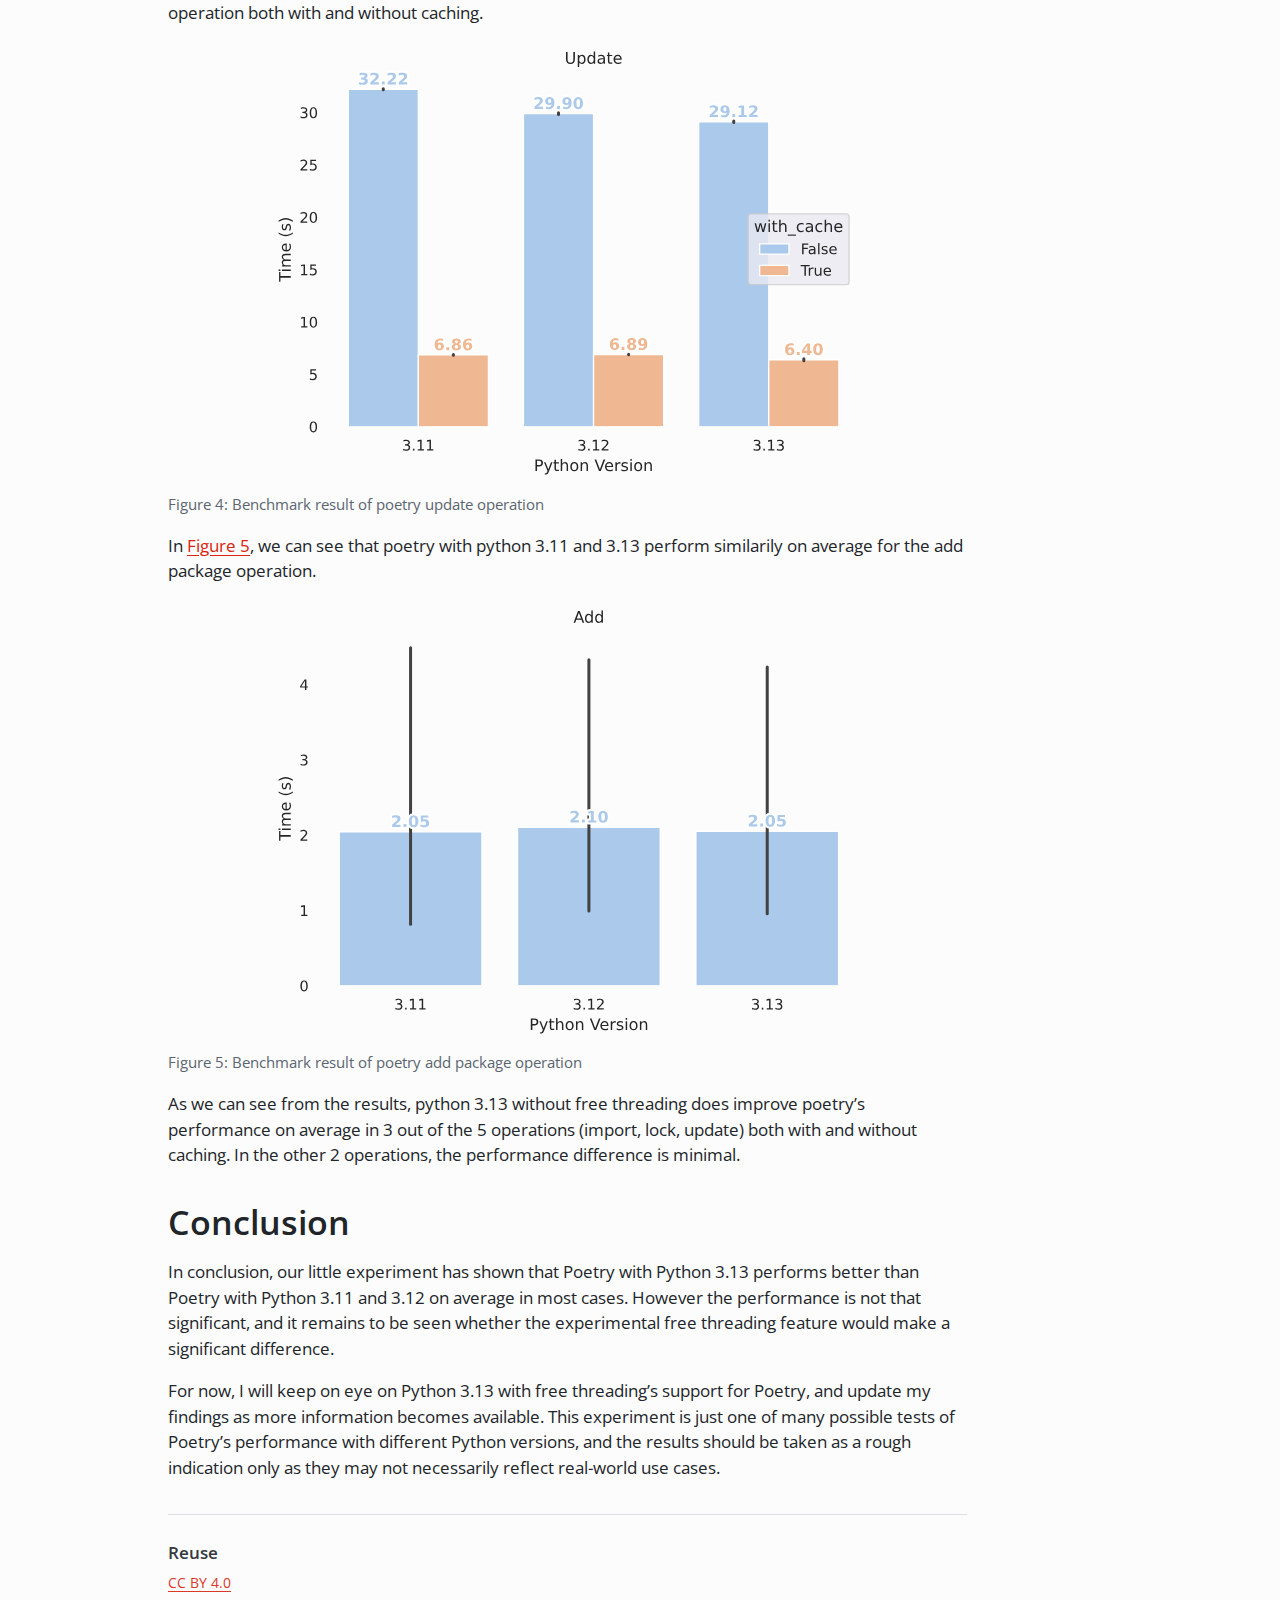
<file: posts/poetry-and-python-versions/index.html>
<!DOCTYPE html>
<html xmlns="http://www.w3.org/1999/xhtml" lang="en" xml:lang="en"><head>

<meta charset="utf-8">
<meta name="generator" content="quarto-1.5.57">

<meta name="viewport" content="width=device-width, initial-scale=1.0, user-scalable=yes">

<meta name="author" content="Anes Benmerzoug">
<meta name="dcterms.date" content="2024-10-22">
<meta name="keywords" content="Python, Python 3.13, GIL, free threading, Poetry, Benchmark">

<title>Poetry and Python Versions – Personal Blog</title>
<style>
code{white-space: pre-wrap;}
span.smallcaps{font-variant: small-caps;}
div.columns{display: flex; gap: min(4vw, 1.5em);}
div.column{flex: auto; overflow-x: auto;}
div.hanging-indent{margin-left: 1.5em; text-indent: -1.5em;}
ul.task-list{list-style: none;}
ul.task-list li input[type="checkbox"] {
  width: 0.8em;
  margin: 0 0.8em 0.2em -1em; /* quarto-specific, see https://github.com/quarto-dev/quarto-cli/issues/4556 */ 
  vertical-align: middle;
}
</style>


<script src="../../site_libs/quarto-nav/quarto-nav.js"></script>
<script src="../../site_libs/quarto-nav/headroom.min.js"></script>
<script src="../../site_libs/clipboard/clipboard.min.js"></script>
<script src="../../site_libs/quarto-search/autocomplete.umd.js"></script>
<script src="../../site_libs/quarto-search/fuse.min.js"></script>
<script src="../../site_libs/quarto-search/quarto-search.js"></script>
<meta name="quarto:offset" content="../../">
<script src="../../site_libs/quarto-html/quarto.js"></script>
<script src="../../site_libs/quarto-html/popper.min.js"></script>
<script src="../../site_libs/quarto-html/tippy.umd.min.js"></script>
<script src="../../site_libs/quarto-html/anchor.min.js"></script>
<link href="../../site_libs/quarto-html/tippy.css" rel="stylesheet">
<link href="../../site_libs/quarto-html/quarto-syntax-highlighting.css" rel="stylesheet" id="quarto-text-highlighting-styles">
<script src="../../site_libs/bootstrap/bootstrap.min.js"></script>
<link href="../../site_libs/bootstrap/bootstrap-icons.css" rel="stylesheet">
<link href="../../site_libs/bootstrap/bootstrap.min.css" rel="stylesheet" id="quarto-bootstrap" data-mode="light">
<script src="../../site_libs/quarto-contrib/glightbox/glightbox.min.js"></script>
<link href="../../site_libs/quarto-contrib/glightbox/glightbox.min.css" rel="stylesheet">
<link href="../../site_libs/quarto-contrib/glightbox/lightbox.css" rel="stylesheet">
<script id="quarto-search-options" type="application/json">{
  "location": "navbar",
  "copy-button": false,
  "collapse-after": 3,
  "panel-placement": "end",
  "type": "overlay",
  "limit": 50,
  "keyboard-shortcut": [
    "f",
    "/",
    "s"
  ],
  "show-item-context": false,
  "language": {
    "search-no-results-text": "No results",
    "search-matching-documents-text": "matching documents",
    "search-copy-link-title": "Copy link to search",
    "search-hide-matches-text": "Hide additional matches",
    "search-more-match-text": "more match in this document",
    "search-more-matches-text": "more matches in this document",
    "search-clear-button-title": "Clear",
    "search-text-placeholder": "",
    "search-detached-cancel-button-title": "Cancel",
    "search-submit-button-title": "Submit",
    "search-label": "Search"
  }
}</script>


</head>

<body class="nav-fixed">

<div id="quarto-search-results"></div>
  <header id="quarto-header" class="headroom fixed-top">
    <nav class="navbar navbar-expand-lg " data-bs-theme="dark">
      <div class="navbar-container container-fluid">
      <div class="navbar-brand-container mx-auto">
    <a class="navbar-brand" href="../../index.html">
    <span class="navbar-title">Personal Blog</span>
    </a>
  </div>
            <div id="quarto-search" class="" title="Search"></div>
          <button class="navbar-toggler" type="button" data-bs-toggle="collapse" data-bs-target="#navbarCollapse" aria-controls="navbarCollapse" role="menu" aria-expanded="false" aria-label="Toggle navigation" onclick="if (window.quartoToggleHeadroom) { window.quartoToggleHeadroom(); }">
  <span class="navbar-toggler-icon"></span>
</button>
          <div class="collapse navbar-collapse" id="navbarCollapse">
            <ul class="navbar-nav navbar-nav-scroll me-auto">
  <li class="nav-item">
    <a class="nav-link" href="../../index.html"> 
<span class="menu-text">Home</span></a>
  </li>  
  <li class="nav-item">
    <a class="nav-link" href="../../posts/index.html"> 
<span class="menu-text">Posts</span></a>
  </li>  
  <li class="nav-item compact">
    <a class="nav-link" href="https://github.com/AnesBenmerzoug"> <i class="bi bi-github" role="img">
</i> 
<span class="menu-text"></span></a>
  </li>  
</ul>
          </div> <!-- /navcollapse -->
            <div class="quarto-navbar-tools">
  <a href="" class="quarto-reader-toggle quarto-navigation-tool px-1" onclick="window.quartoToggleReader(); return false;" title="Toggle reader mode">
  <div class="quarto-reader-toggle-btn">
  <i class="bi"></i>
  </div>
</a>
</div>
      </div> <!-- /container-fluid -->
    </nav>
</header>
<!-- content -->
<div id="quarto-content" class="quarto-container page-columns page-rows-contents page-layout-article page-navbar">
<!-- sidebar -->
<!-- margin-sidebar -->
    <div id="quarto-margin-sidebar" class="sidebar margin-sidebar">
        <nav id="TOC" role="doc-toc" class="toc-active">
    <h2 id="toc-title">On this page</h2>
   
  <ul>
  <li><a href="#installation" id="toc-installation" class="nav-link active" data-scroll-target="#installation">Installation</a></li>
  <li><a href="#methodology" id="toc-methodology" class="nav-link" data-scroll-target="#methodology">Methodology</a></li>
  <li><a href="#results" id="toc-results" class="nav-link" data-scroll-target="#results">Results</a></li>
  <li><a href="#conclusion" id="toc-conclusion" class="nav-link" data-scroll-target="#conclusion">Conclusion</a></li>
  </ul>
</nav>
    </div>
<!-- main -->
<main class="content" id="quarto-document-content">

<header id="title-block-header" class="quarto-title-block default">
<div class="quarto-title">
<h1 class="title">Poetry and Python Versions</h1>
</div>



<div class="quarto-title-meta">

    <div>
    <div class="quarto-title-meta-heading">Author</div>
    <div class="quarto-title-meta-contents">
             <p>Anes Benmerzoug </p>
          </div>
  </div>
    
    <div>
    <div class="quarto-title-meta-heading">Published</div>
    <div class="quarto-title-meta-contents">
      <p class="date">October 22, 2024</p>
    </div>
  </div>
  
    
  </div>
  

<div>
  <div class="keywords">
    <div class="block-title">Keywords</div>
    <p>Python, Python 3.13, GIL, free threading, Poetry, Benchmark</p>
  </div>
</div>

</header>


<p>After a long pause of more than 4 years, I have finally decided to come back to my personal blog and start writing again.</p>
<p>For this first post in a long while, I wanted to do something simple: benchmark the performance of <a href="https://python-poetry.org/">Poetry</a> the python package manager when using different Python versions. The idea came to me after I saw that Python 3.13 was released with experimental <a href="https://docs.python.org/3/howto/free-threading-python.html">free threading</a> support where the <a href="https://docs.python.org/3/glossary.html#term-global-interpreter-lock">global interpreter lock (GIL)</a> is disabled.</p>
<p>As a daily user of Poetry either for work or for personal projects, I was curious to see whether its performance changes significantly based on the Python version used. To answer this question, I decided to take inspiration from the <a href="https://github.com/lincolnloop/python-package-manager-shootout">python-package-manager-shootout</a> repository, which benchmarks different Python package managers using a fixed Python version.</p>
<blockquote class="blockquote">
<p>Unfortunately, as of writing this blog post Poetry can’t installed be directly from PyPI using Pyhton 3.13 with the GIL disabled due to an issue with some of its dependencies, namely msgpack and cryptography. once that’s resolved, I will try to update this post or write another one.</p>
</blockquote>
<p>The remainder of this post is structured as follows:</p>
<ul>
<li>we will briefly see how to install the new Python version with free threading enabled,</li>
<li>then, we will describe the different operations as well as the setup that will used in the benchmarks</li>
<li>finally, we will visually analyze the result of the benchmarks.</li>
</ul>
<blockquote class="blockquote">
<p><strong>Disclaimer</strong> This experiment has several limitations that should be considered when interpreting the results. Firstly, we’re only testing with a limited set of Python versions (namely 3.11, 3.12, and 3.13). Additionaly, we’re using a fixed set of packages (Sentry’s <code>requirements.txt</code> file) to test Poetry’s performance. Both of these choices may not capture the full range of use cases and scenarios that Poetry may encounter in real-world use cases.</p>
</blockquote>
<section id="installation" class="level1">
<h1>Installation</h1>
<p>We will now see how to install Python 3.13 version with and without free threading using <a href="https://github.com/pyenv/pyenv">pyenv</a>, a popular tool for managing multiple Python versions.</p>
<p>Let’s first start by listing all available python versions for installation:</p>
<pre class="shell"><code>pyenv install -l</code></pre>
<p>The result should look something like:</p>
<pre class="shell"><code>Available versions:
  2.1.3
  2.2.3
  2.3.7
  ...
  ...
  3.13.0
  3.13.0t
  ...
  ...</code></pre>
<p>If you don’t see python 3.13 listed, it probably means that you need to update pyenv to the latest version using:</p>
<pre class="shell"><code>pyenv update</code></pre>
<p>To install Python 3.13 with free threading disabled (i.e.&nbsp;GIL enabled), you would use:</p>
<pre class="shell"><code>pyenv install 3.13.0</code></pre>
<p>To install Python 3.13 with free threading enabled (e.g.&nbsp;GIL disabled), you would use:</p>
<pre class="shell"><code>pyenv install 3.13.0t</code></pre>
<p>To test whether this worked, you would use:</p>
<pre class="shell"><code>python -VV</code></pre>
<p>The output should contain “experimental free-threading build” for the latter and not for the former.</p>
<p>For more detailed instructions and explanations, please refer to <a href="https://realpython.com/python313-free-threading-jit/">this blog post</a> from <a href="https://realpython.com">realpython.com</a></p>
</section>
<section id="methodology" class="level1">
<h1>Methodology</h1>
<p>To benchmark Poetry’s performance, I used the latest version of Poetry (version 1.8.4 as of writing this blog post) with a few different Python versions: 3.11, 3.12 and 3.13</p>
<p>All the files related to this blog post can be found in <a href="https://github.com/AnesBenmerzoug/poetry-python-benchmark">this repository</a>. It is heavily inspired by the <a href="https://github.com/lincolnloop/python-package-manager-shootout">python-package-manager-shootout</a> repository.</p>
<p>Similarly to that repository, we use a list of packages from a fixed version of <a href="https://github.com/getsentry/sentry/blob/da11f63098ef5c661e879effb8688178bb5eccee/requirements-base.txt">Sentry’s <code>requirements.txt</code> file</a> which was chosen arbitrarily as a non-trivial real-world example.</p>
<p>Unlike in <a href="https://lincolnloop.github.io/python-package-manager-shootout/">python-package-manager-shootout</a>, we use a newer version of Sentry’s requirements to avoid any issues during package installation with newer Python versions. Additionally, we use <a href="https://github.com/sharkdp/hyperfine">hyperfine</a>, a command-line benchmarking tool, to handle the execution and timing of each operation.</p>
<p>I benchmarked the following operations:</p>
<ul>
<li><code>import</code>: For this operation, we call <code>poetry add --lock --no-cache</code> to import all of the requirements in Sentry’s requirements.txt file into a newly initialized pyproject.toml file (We use Poetry’s <code>--lock</code> flag to prevent it from installing packages at this point).</li>
<li><code>lock</code>: For this operation, we call <code>poetry lock</code> both with and without the <code>--no-cache</code>. We delete the <code>poetry.lock</code> before every call to make sure the lock creation starts from scratch each time.</li>
<li><code>install</code>: For this operation, we call <code>poetry install</code> both with and without the <code>--no-cache</code>. We delete the created virtual environment before every call to make sure the installation starts from scratch each time.</li>
<li><code>update</code>: For this operation, we call <code>poetry update</code> both with and without the <code>--no-cache</code>. We delete the <code>poetry.lock</code> and restore it before every call to make sure the update starts from the same point each time.</li>
<li><code>add package</code>: For this operation, we call <code>poetry add numpy --no-cache</code>. We remove the <code>numpy</code> package after every call to make sure adding the package starts from the same point each time.</li>
</ul>
<blockquote class="blockquote">
<p>The <code>--no-cache</code> flag is used to tell poetry to ignore its own cache stored, by default on Linux, under <code>~/.cache/pypoetry/cache</code>.</p>
</blockquote>
</section>
<section id="results" class="level1">
<h1>Results</h1>
<p>I ran the benchmarks in CI to have a more or less consistent environment. The workflow runs the operations, collects and combines the results and then creates plots based on them.</p>
<p>The results and plots can be found as artifacts of the repository’s <a href="https://github.com/AnesBenmerzoug/poetry-python-benchmark/actions">benchmark CI workflow</a>. The plots used in this post come from <a href="https://github.com/AnesBenmerzoug/poetry-python-benchmark/actions/runs/11463804221">this specific workflow</a>, from the <a href="https://github.com/AnesBenmerzoug/poetry-python-benchmark/actions/runs/11463804221/artifacts/2089086106">benchmark-plots</a> artifact.</p>
<p>In <a href="#fig-import" class="quarto-xref">Figure&nbsp;1</a>, we can see that poetry with python 3.13 performs the best on average for the import operation.</p>
<div id="fig-import" class="lightbox quarto-float quarto-figure quarto-figure-center anchored">
<figure class="quarto-float quarto-float-fig figure">
<div aria-describedby="fig-import-caption-0ceaefa1-69ba-4598-a22c-09a6ac19f8ca">
<a href="plot_import.svg" class="lightbox" data-gallery="quarto-lightbox-gallery-1" title="Figure&nbsp;1: Benchmark result of poetry import operation"><img src="plot_import.svg" class="img-fluid figure-img"></a>
</div>
<figcaption class="quarto-float-caption-bottom quarto-float-caption quarto-float-fig" id="fig-import-caption-0ceaefa1-69ba-4598-a22c-09a6ac19f8ca">
Figure&nbsp;1: Benchmark result of poetry import operation
</figcaption>
</figure>
</div>
<p>In <a href="#fig-lock" class="quarto-xref">Figure&nbsp;2</a>, we can see that poetry with python 3.13 performs the best on average for the lock operation both with and without caching.</p>
<div id="fig-lock" class="lightbox quarto-float quarto-figure quarto-figure-center anchored">
<figure class="quarto-float quarto-float-fig figure">
<div aria-describedby="fig-lock-caption-0ceaefa1-69ba-4598-a22c-09a6ac19f8ca">
<a href="plot_lock.svg" class="lightbox" data-gallery="quarto-lightbox-gallery-2" title="Figure&nbsp;2: Benchmark result of poetry lock operation"><img src="plot_lock.svg" class="img-fluid figure-img"></a>
</div>
<figcaption class="quarto-float-caption-bottom quarto-float-caption quarto-float-fig" id="fig-lock-caption-0ceaefa1-69ba-4598-a22c-09a6ac19f8ca">
Figure&nbsp;2: Benchmark result of poetry lock operation
</figcaption>
</figure>
</div>
<p>In <a href="#fig-install" class="quarto-xref">Figure&nbsp;3</a>, we can see that poetry with python 3.11 performs the best on average for the install operation both with and without caching.</p>
<div id="fig-install" class="lightbox quarto-float quarto-figure quarto-figure-center anchored">
<figure class="quarto-float quarto-float-fig figure">
<div aria-describedby="fig-install-caption-0ceaefa1-69ba-4598-a22c-09a6ac19f8ca">
<a href="plot_install.svg" class="lightbox" data-gallery="quarto-lightbox-gallery-3" title="Figure&nbsp;3: Benchmark result of poetry install operation"><img src="plot_install.svg" class="img-fluid figure-img"></a>
</div>
<figcaption class="quarto-float-caption-bottom quarto-float-caption quarto-float-fig" id="fig-install-caption-0ceaefa1-69ba-4598-a22c-09a6ac19f8ca">
Figure&nbsp;3: Benchmark result of poetry install operation
</figcaption>
</figure>
</div>
<p>In <a href="#fig-update" class="quarto-xref">Figure&nbsp;4</a>, we can see that poetry with python 3.13 performs the best on average for the update operation both with and without caching.</p>
<div id="fig-update" class="lightbox quarto-float quarto-figure quarto-figure-center anchored">
<figure class="quarto-float quarto-float-fig figure">
<div aria-describedby="fig-update-caption-0ceaefa1-69ba-4598-a22c-09a6ac19f8ca">
<a href="plot_update.svg" class="lightbox" data-gallery="quarto-lightbox-gallery-4" title="Figure&nbsp;4: Benchmark result of poetry update operation"><img src="plot_update.svg" class="img-fluid figure-img"></a>
</div>
<figcaption class="quarto-float-caption-bottom quarto-float-caption quarto-float-fig" id="fig-update-caption-0ceaefa1-69ba-4598-a22c-09a6ac19f8ca">
Figure&nbsp;4: Benchmark result of poetry update operation
</figcaption>
</figure>
</div>
<p>In <a href="#fig-add" class="quarto-xref">Figure&nbsp;5</a>, we can see that poetry with python 3.11 and 3.13 perform similarily on average for the add package operation.</p>
<div id="fig-add" class="lightbox quarto-float quarto-figure quarto-figure-center anchored">
<figure class="quarto-float quarto-float-fig figure">
<div aria-describedby="fig-add-caption-0ceaefa1-69ba-4598-a22c-09a6ac19f8ca">
<a href="plot_add.svg" class="lightbox" data-gallery="quarto-lightbox-gallery-5" title="Figure&nbsp;5: Benchmark result of poetry add package operation"><img src="plot_add.svg" class="img-fluid figure-img"></a>
</div>
<figcaption class="quarto-float-caption-bottom quarto-float-caption quarto-float-fig" id="fig-add-caption-0ceaefa1-69ba-4598-a22c-09a6ac19f8ca">
Figure&nbsp;5: Benchmark result of poetry add package operation
</figcaption>
</figure>
</div>
<p>As we can see from the results, python 3.13 without free threading does improve poetry’s performance on average in 3 out of the 5 operations (import, lock, update) both with and without caching. In the other 2 operations, the performance difference is minimal.</p>
</section>
<section id="conclusion" class="level1">
<h1>Conclusion</h1>
<p>In conclusion, our little experiment has shown that Poetry with Python 3.13 performs better than Poetry with Python 3.11 and 3.12 on average in most cases. However the performance is not that significant, and it remains to be seen whether the experimental free threading feature would make a significant difference.</p>
<p>For now, I will keep on eye on Python 3.13 with free threading’s support for Poetry, and update my findings as more information becomes available. This experiment is just one of many possible tests of Poetry’s performance with different Python versions, and the results should be taken as a rough indication only as they may not necessarily reflect real-world use cases.</p>


</section>

<div id="quarto-appendix" class="default"><section class="quarto-appendix-contents" id="quarto-reuse"><h2 class="anchored quarto-appendix-heading">Reuse</h2><div class="quarto-appendix-contents"><div><a rel="license" href="https://creativecommons.org/licenses/by/4.0/">CC BY 4.0</a></div></div></section></div></main> <!-- /main -->
<script id="quarto-html-after-body" type="application/javascript">
window.document.addEventListener("DOMContentLoaded", function (event) {
  const toggleBodyColorMode = (bsSheetEl) => {
    const mode = bsSheetEl.getAttribute("data-mode");
    const bodyEl = window.document.querySelector("body");
    if (mode === "dark") {
      bodyEl.classList.add("quarto-dark");
      bodyEl.classList.remove("quarto-light");
    } else {
      bodyEl.classList.add("quarto-light");
      bodyEl.classList.remove("quarto-dark");
    }
  }
  const toggleBodyColorPrimary = () => {
    const bsSheetEl = window.document.querySelector("link#quarto-bootstrap");
    if (bsSheetEl) {
      toggleBodyColorMode(bsSheetEl);
    }
  }
  toggleBodyColorPrimary();  
  const icon = "";
  const anchorJS = new window.AnchorJS();
  anchorJS.options = {
    placement: 'right',
    icon: icon
  };
  anchorJS.add('.anchored');
  const isCodeAnnotation = (el) => {
    for (const clz of el.classList) {
      if (clz.startsWith('code-annotation-')) {                     
        return true;
      }
    }
    return false;
  }
  const onCopySuccess = function(e) {
    // button target
    const button = e.trigger;
    // don't keep focus
    button.blur();
    // flash "checked"
    button.classList.add('code-copy-button-checked');
    var currentTitle = button.getAttribute("title");
    button.setAttribute("title", "Copied!");
    let tooltip;
    if (window.bootstrap) {
      button.setAttribute("data-bs-toggle", "tooltip");
      button.setAttribute("data-bs-placement", "left");
      button.setAttribute("data-bs-title", "Copied!");
      tooltip = new bootstrap.Tooltip(button, 
        { trigger: "manual", 
          customClass: "code-copy-button-tooltip",
          offset: [0, -8]});
      tooltip.show();    
    }
    setTimeout(function() {
      if (tooltip) {
        tooltip.hide();
        button.removeAttribute("data-bs-title");
        button.removeAttribute("data-bs-toggle");
        button.removeAttribute("data-bs-placement");
      }
      button.setAttribute("title", currentTitle);
      button.classList.remove('code-copy-button-checked');
    }, 1000);
    // clear code selection
    e.clearSelection();
  }
  const getTextToCopy = function(trigger) {
      const codeEl = trigger.previousElementSibling.cloneNode(true);
      for (const childEl of codeEl.children) {
        if (isCodeAnnotation(childEl)) {
          childEl.remove();
        }
      }
      return codeEl.innerText;
  }
  const clipboard = new window.ClipboardJS('.code-copy-button:not([data-in-quarto-modal])', {
    text: getTextToCopy
  });
  clipboard.on('success', onCopySuccess);
  if (window.document.getElementById('quarto-embedded-source-code-modal')) {
    // For code content inside modals, clipBoardJS needs to be initialized with a container option
    // TODO: Check when it could be a function (https://github.com/zenorocha/clipboard.js/issues/860)
    const clipboardModal = new window.ClipboardJS('.code-copy-button[data-in-quarto-modal]', {
      text: getTextToCopy,
      container: window.document.getElementById('quarto-embedded-source-code-modal')
    });
    clipboardModal.on('success', onCopySuccess);
  }
    var localhostRegex = new RegExp(/^(?:http|https):\/\/localhost\:?[0-9]*\//);
    var mailtoRegex = new RegExp(/^mailto:/);
      var filterRegex = new RegExp("https:\/\/AnesBenmerzoug\.github\.io");
    var isInternal = (href) => {
        return filterRegex.test(href) || localhostRegex.test(href) || mailtoRegex.test(href);
    }
    // Inspect non-navigation links and adorn them if external
 	var links = window.document.querySelectorAll('a[href]:not(.nav-link):not(.navbar-brand):not(.toc-action):not(.sidebar-link):not(.sidebar-item-toggle):not(.pagination-link):not(.no-external):not([aria-hidden]):not(.dropdown-item):not(.quarto-navigation-tool):not(.about-link)');
    for (var i=0; i<links.length; i++) {
      const link = links[i];
      if (!isInternal(link.href)) {
        // undo the damage that might have been done by quarto-nav.js in the case of
        // links that we want to consider external
        if (link.dataset.originalHref !== undefined) {
          link.href = link.dataset.originalHref;
        }
      }
    }
  function tippyHover(el, contentFn, onTriggerFn, onUntriggerFn) {
    const config = {
      allowHTML: true,
      maxWidth: 500,
      delay: 100,
      arrow: false,
      appendTo: function(el) {
          return el.parentElement;
      },
      interactive: true,
      interactiveBorder: 10,
      theme: 'quarto',
      placement: 'bottom-start',
    };
    if (contentFn) {
      config.content = contentFn;
    }
    if (onTriggerFn) {
      config.onTrigger = onTriggerFn;
    }
    if (onUntriggerFn) {
      config.onUntrigger = onUntriggerFn;
    }
    window.tippy(el, config); 
  }
  const noterefs = window.document.querySelectorAll('a[role="doc-noteref"]');
  for (var i=0; i<noterefs.length; i++) {
    const ref = noterefs[i];
    tippyHover(ref, function() {
      // use id or data attribute instead here
      let href = ref.getAttribute('data-footnote-href') || ref.getAttribute('href');
      try { href = new URL(href).hash; } catch {}
      const id = href.replace(/^#\/?/, "");
      const note = window.document.getElementById(id);
      if (note) {
        return note.innerHTML;
      } else {
        return "";
      }
    });
  }
  const xrefs = window.document.querySelectorAll('a.quarto-xref');
  const processXRef = (id, note) => {
    // Strip column container classes
    const stripColumnClz = (el) => {
      el.classList.remove("page-full", "page-columns");
      if (el.children) {
        for (const child of el.children) {
          stripColumnClz(child);
        }
      }
    }
    stripColumnClz(note)
    if (id === null || id.startsWith('sec-')) {
      // Special case sections, only their first couple elements
      const container = document.createElement("div");
      if (note.children && note.children.length > 2) {
        container.appendChild(note.children[0].cloneNode(true));
        for (let i = 1; i < note.children.length; i++) {
          const child = note.children[i];
          if (child.tagName === "P" && child.innerText === "") {
            continue;
          } else {
            container.appendChild(child.cloneNode(true));
            break;
          }
        }
        if (window.Quarto?.typesetMath) {
          window.Quarto.typesetMath(container);
        }
        return container.innerHTML
      } else {
        if (window.Quarto?.typesetMath) {
          window.Quarto.typesetMath(note);
        }
        return note.innerHTML;
      }
    } else {
      // Remove any anchor links if they are present
      const anchorLink = note.querySelector('a.anchorjs-link');
      if (anchorLink) {
        anchorLink.remove();
      }
      if (window.Quarto?.typesetMath) {
        window.Quarto.typesetMath(note);
      }
      // TODO in 1.5, we should make sure this works without a callout special case
      if (note.classList.contains("callout")) {
        return note.outerHTML;
      } else {
        return note.innerHTML;
      }
    }
  }
  for (var i=0; i<xrefs.length; i++) {
    const xref = xrefs[i];
    tippyHover(xref, undefined, function(instance) {
      instance.disable();
      let url = xref.getAttribute('href');
      let hash = undefined; 
      if (url.startsWith('#')) {
        hash = url;
      } else {
        try { hash = new URL(url).hash; } catch {}
      }
      if (hash) {
        const id = hash.replace(/^#\/?/, "");
        const note = window.document.getElementById(id);
        if (note !== null) {
          try {
            const html = processXRef(id, note.cloneNode(true));
            instance.setContent(html);
          } finally {
            instance.enable();
            instance.show();
          }
        } else {
          // See if we can fetch this
          fetch(url.split('#')[0])
          .then(res => res.text())
          .then(html => {
            const parser = new DOMParser();
            const htmlDoc = parser.parseFromString(html, "text/html");
            const note = htmlDoc.getElementById(id);
            if (note !== null) {
              const html = processXRef(id, note);
              instance.setContent(html);
            } 
          }).finally(() => {
            instance.enable();
            instance.show();
          });
        }
      } else {
        // See if we can fetch a full url (with no hash to target)
        // This is a special case and we should probably do some content thinning / targeting
        fetch(url)
        .then(res => res.text())
        .then(html => {
          const parser = new DOMParser();
          const htmlDoc = parser.parseFromString(html, "text/html");
          const note = htmlDoc.querySelector('main.content');
          if (note !== null) {
            // This should only happen for chapter cross references
            // (since there is no id in the URL)
            // remove the first header
            if (note.children.length > 0 && note.children[0].tagName === "HEADER") {
              note.children[0].remove();
            }
            const html = processXRef(null, note);
            instance.setContent(html);
          } 
        }).finally(() => {
          instance.enable();
          instance.show();
        });
      }
    }, function(instance) {
    });
  }
      let selectedAnnoteEl;
      const selectorForAnnotation = ( cell, annotation) => {
        let cellAttr = 'data-code-cell="' + cell + '"';
        let lineAttr = 'data-code-annotation="' +  annotation + '"';
        const selector = 'span[' + cellAttr + '][' + lineAttr + ']';
        return selector;
      }
      const selectCodeLines = (annoteEl) => {
        const doc = window.document;
        const targetCell = annoteEl.getAttribute("data-target-cell");
        const targetAnnotation = annoteEl.getAttribute("data-target-annotation");
        const annoteSpan = window.document.querySelector(selectorForAnnotation(targetCell, targetAnnotation));
        const lines = annoteSpan.getAttribute("data-code-lines").split(",");
        const lineIds = lines.map((line) => {
          return targetCell + "-" + line;
        })
        let top = null;
        let height = null;
        let parent = null;
        if (lineIds.length > 0) {
            //compute the position of the single el (top and bottom and make a div)
            const el = window.document.getElementById(lineIds[0]);
            top = el.offsetTop;
            height = el.offsetHeight;
            parent = el.parentElement.parentElement;
          if (lineIds.length > 1) {
            const lastEl = window.document.getElementById(lineIds[lineIds.length - 1]);
            const bottom = lastEl.offsetTop + lastEl.offsetHeight;
            height = bottom - top;
          }
          if (top !== null && height !== null && parent !== null) {
            // cook up a div (if necessary) and position it 
            let div = window.document.getElementById("code-annotation-line-highlight");
            if (div === null) {
              div = window.document.createElement("div");
              div.setAttribute("id", "code-annotation-line-highlight");
              div.style.position = 'absolute';
              parent.appendChild(div);
            }
            div.style.top = top - 2 + "px";
            div.style.height = height + 4 + "px";
            div.style.left = 0;
            let gutterDiv = window.document.getElementById("code-annotation-line-highlight-gutter");
            if (gutterDiv === null) {
              gutterDiv = window.document.createElement("div");
              gutterDiv.setAttribute("id", "code-annotation-line-highlight-gutter");
              gutterDiv.style.position = 'absolute';
              const codeCell = window.document.getElementById(targetCell);
              const gutter = codeCell.querySelector('.code-annotation-gutter');
              gutter.appendChild(gutterDiv);
            }
            gutterDiv.style.top = top - 2 + "px";
            gutterDiv.style.height = height + 4 + "px";
          }
          selectedAnnoteEl = annoteEl;
        }
      };
      const unselectCodeLines = () => {
        const elementsIds = ["code-annotation-line-highlight", "code-annotation-line-highlight-gutter"];
        elementsIds.forEach((elId) => {
          const div = window.document.getElementById(elId);
          if (div) {
            div.remove();
          }
        });
        selectedAnnoteEl = undefined;
      };
        // Handle positioning of the toggle
    window.addEventListener(
      "resize",
      throttle(() => {
        elRect = undefined;
        if (selectedAnnoteEl) {
          selectCodeLines(selectedAnnoteEl);
        }
      }, 10)
    );
    function throttle(fn, ms) {
    let throttle = false;
    let timer;
      return (...args) => {
        if(!throttle) { // first call gets through
            fn.apply(this, args);
            throttle = true;
        } else { // all the others get throttled
            if(timer) clearTimeout(timer); // cancel #2
            timer = setTimeout(() => {
              fn.apply(this, args);
              timer = throttle = false;
            }, ms);
        }
      };
    }
      // Attach click handler to the DT
      const annoteDls = window.document.querySelectorAll('dt[data-target-cell]');
      for (const annoteDlNode of annoteDls) {
        annoteDlNode.addEventListener('click', (event) => {
          const clickedEl = event.target;
          if (clickedEl !== selectedAnnoteEl) {
            unselectCodeLines();
            const activeEl = window.document.querySelector('dt[data-target-cell].code-annotation-active');
            if (activeEl) {
              activeEl.classList.remove('code-annotation-active');
            }
            selectCodeLines(clickedEl);
            clickedEl.classList.add('code-annotation-active');
          } else {
            // Unselect the line
            unselectCodeLines();
            clickedEl.classList.remove('code-annotation-active');
          }
        });
      }
  const findCites = (el) => {
    const parentEl = el.parentElement;
    if (parentEl) {
      const cites = parentEl.dataset.cites;
      if (cites) {
        return {
          el,
          cites: cites.split(' ')
        };
      } else {
        return findCites(el.parentElement)
      }
    } else {
      return undefined;
    }
  };
  var bibliorefs = window.document.querySelectorAll('a[role="doc-biblioref"]');
  for (var i=0; i<bibliorefs.length; i++) {
    const ref = bibliorefs[i];
    const citeInfo = findCites(ref);
    if (citeInfo) {
      tippyHover(citeInfo.el, function() {
        var popup = window.document.createElement('div');
        citeInfo.cites.forEach(function(cite) {
          var citeDiv = window.document.createElement('div');
          citeDiv.classList.add('hanging-indent');
          citeDiv.classList.add('csl-entry');
          var biblioDiv = window.document.getElementById('ref-' + cite);
          if (biblioDiv) {
            citeDiv.innerHTML = biblioDiv.innerHTML;
          }
          popup.appendChild(citeDiv);
        });
        return popup.innerHTML;
      });
    }
  }
});
</script>
</div> <!-- /content -->
<script>var lightboxQuarto = GLightbox({"selector":".lightbox","closeEffect":"zoom","descPosition":"bottom","loop":false,"openEffect":"zoom"});
(function() {
  let previousOnload = window.onload;
  window.onload = () => {
    if (previousOnload) {
      previousOnload();
    }
    lightboxQuarto.on('slide_before_load', (data) => {
      const { slideIndex, slideNode, slideConfig, player, trigger } = data;
      const href = trigger.getAttribute('href');
      if (href !== null) {
        const imgEl = window.document.querySelector(`a[href="${href}"] img`);
        if (imgEl !== null) {
          const srcAttr = imgEl.getAttribute("src");
          if (srcAttr && srcAttr.startsWith("data:")) {
            slideConfig.href = srcAttr;
          }
        }
      } 
    });
  
    lightboxQuarto.on('slide_after_load', (data) => {
      const { slideIndex, slideNode, slideConfig, player, trigger } = data;
      if (window.Quarto?.typesetMath) {
        window.Quarto.typesetMath(slideNode);
      }
    });
  
  };
  
})();
          </script>




</body></html>
</file>
<file: site_libs/quarto-html/tippy.css>
.tippy-box[data-animation=fade][data-state=hidden]{opacity:0}[data-tippy-root]{max-width:calc(100vw - 10px)}.tippy-box{position:relative;background-color:#333;color:#fff;border-radius:4px;font-size:14px;line-height:1.4;white-space:normal;outline:0;transition-property:transform,visibility,opacity}.tippy-box[data-placement^=top]>.tippy-arrow{bottom:0}.tippy-box[data-placement^=top]>.tippy-arrow:before{bottom:-7px;left:0;border-width:8px 8px 0;border-top-color:initial;transform-origin:center top}.tippy-box[data-placement^=bottom]>.tippy-arrow{top:0}.tippy-box[data-placement^=bottom]>.tippy-arrow:before{top:-7px;left:0;border-width:0 8px 8px;border-bottom-color:initial;transform-origin:center bottom}.tippy-box[data-placement^=left]>.tippy-arrow{right:0}.tippy-box[data-placement^=left]>.tippy-arrow:before{border-width:8px 0 8px 8px;border-left-color:initial;right:-7px;transform-origin:center left}.tippy-box[data-placement^=right]>.tippy-arrow{left:0}.tippy-box[data-placement^=right]>.tippy-arrow:before{left:-7px;border-width:8px 8px 8px 0;border-right-color:initial;transform-origin:center right}.tippy-box[data-inertia][data-state=visible]{transition-timing-function:cubic-bezier(.54,1.5,.38,1.11)}.tippy-arrow{width:16px;height:16px;color:#333}.tippy-arrow:before{content:"";position:absolute;border-color:transparent;border-style:solid}.tippy-content{position:relative;padding:5px 9px;z-index:1}
</file>
<file: site_libs/quarto-html/quarto-syntax-highlighting.css>
/* quarto syntax highlight colors */
:root {
  --quarto-hl-ot-color: #003B4F;
  --quarto-hl-at-color: #657422;
  --quarto-hl-ss-color: #20794D;
  --quarto-hl-an-color: #5E5E5E;
  --quarto-hl-fu-color: #4758AB;
  --quarto-hl-st-color: #20794D;
  --quarto-hl-cf-color: #003B4F;
  --quarto-hl-op-color: #5E5E5E;
  --quarto-hl-er-color: #AD0000;
  --quarto-hl-bn-color: #AD0000;
  --quarto-hl-al-color: #AD0000;
  --quarto-hl-va-color: #111111;
  --quarto-hl-bu-color: inherit;
  --quarto-hl-ex-color: inherit;
  --quarto-hl-pp-color: #AD0000;
  --quarto-hl-in-color: #5E5E5E;
  --quarto-hl-vs-color: #20794D;
  --quarto-hl-wa-color: #5E5E5E;
  --quarto-hl-do-color: #5E5E5E;
  --quarto-hl-im-color: #00769E;
  --quarto-hl-ch-color: #20794D;
  --quarto-hl-dt-color: #AD0000;
  --quarto-hl-fl-color: #AD0000;
  --quarto-hl-co-color: #5E5E5E;
  --quarto-hl-cv-color: #5E5E5E;
  --quarto-hl-cn-color: #8f5902;
  --quarto-hl-sc-color: #5E5E5E;
  --quarto-hl-dv-color: #AD0000;
  --quarto-hl-kw-color: #003B4F;
}

/* other quarto variables */
:root {
  --quarto-font-monospace: SFMono-Regular, Menlo, Monaco, Consolas, "Liberation Mono", "Courier New", monospace;
}

pre > code.sourceCode > span {
  color: #003B4F;
}

code span {
  color: #003B4F;
}

code.sourceCode > span {
  color: #003B4F;
}

div.sourceCode,
div.sourceCode pre.sourceCode {
  color: #003B4F;
}

code span.ot {
  color: #003B4F;
  font-style: inherit;
}

code span.at {
  color: #657422;
  font-style: inherit;
}

code span.ss {
  color: #20794D;
  font-style: inherit;
}

code span.an {
  color: #5E5E5E;
  font-style: inherit;
}

code span.fu {
  color: #4758AB;
  font-style: inherit;
}

code span.st {
  color: #20794D;
  font-style: inherit;
}

code span.cf {
  color: #003B4F;
  font-weight: bold;
  font-style: inherit;
}

code span.op {
  color: #5E5E5E;
  font-style: inherit;
}

code span.er {
  color: #AD0000;
  font-style: inherit;
}

code span.bn {
  color: #AD0000;
  font-style: inherit;
}

code span.al {
  color: #AD0000;
  font-style: inherit;
}

code span.va {
  color: #111111;
  font-style: inherit;
}

code span.bu {
  font-style: inherit;
}

code span.ex {
  font-style: inherit;
}

code span.pp {
  color: #AD0000;
  font-style: inherit;
}

code span.in {
  color: #5E5E5E;
  font-style: inherit;
}

code span.vs {
  color: #20794D;
  font-style: inherit;
}

code span.wa {
  color: #5E5E5E;
  font-style: italic;
}

code span.do {
  color: #5E5E5E;
  font-style: italic;
}

code span.im {
  color: #00769E;
  font-style: inherit;
}

code span.ch {
  color: #20794D;
  font-style: inherit;
}

code span.dt {
  color: #AD0000;
  font-style: inherit;
}

code span.fl {
  color: #AD0000;
  font-style: inherit;
}

code span.co {
  color: #5E5E5E;
  font-style: inherit;
}

code span.cv {
  color: #5E5E5E;
  font-style: italic;
}

code span.cn {
  color: #8f5902;
  font-style: inherit;
}

code span.sc {
  color: #5E5E5E;
  font-style: inherit;
}

code span.dv {
  color: #AD0000;
  font-style: inherit;
}

code span.kw {
  color: #003B4F;
  font-weight: bold;
  font-style: inherit;
}

.prevent-inlining {
  content: "</";
}

/*# sourceMappingURL=debc5d5d77c3f9108843748ff7464032.css.map */
</file>
